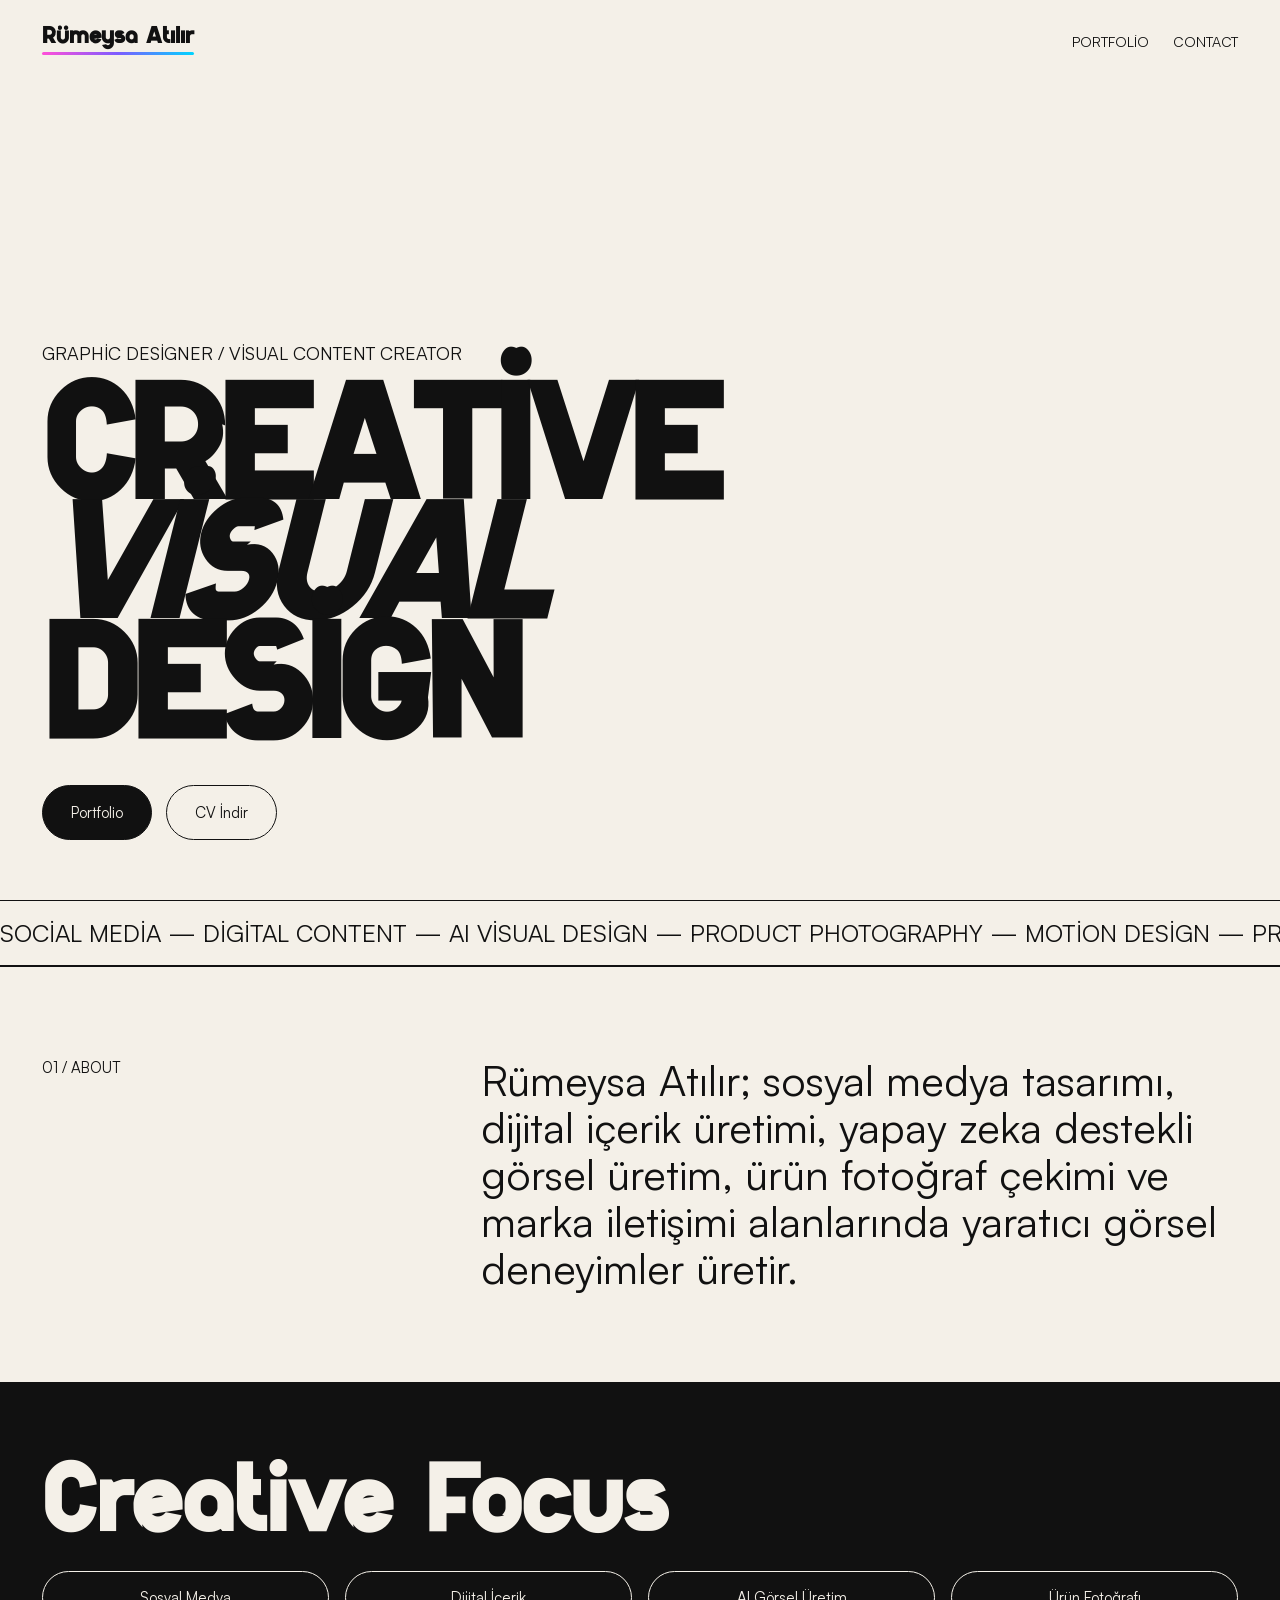
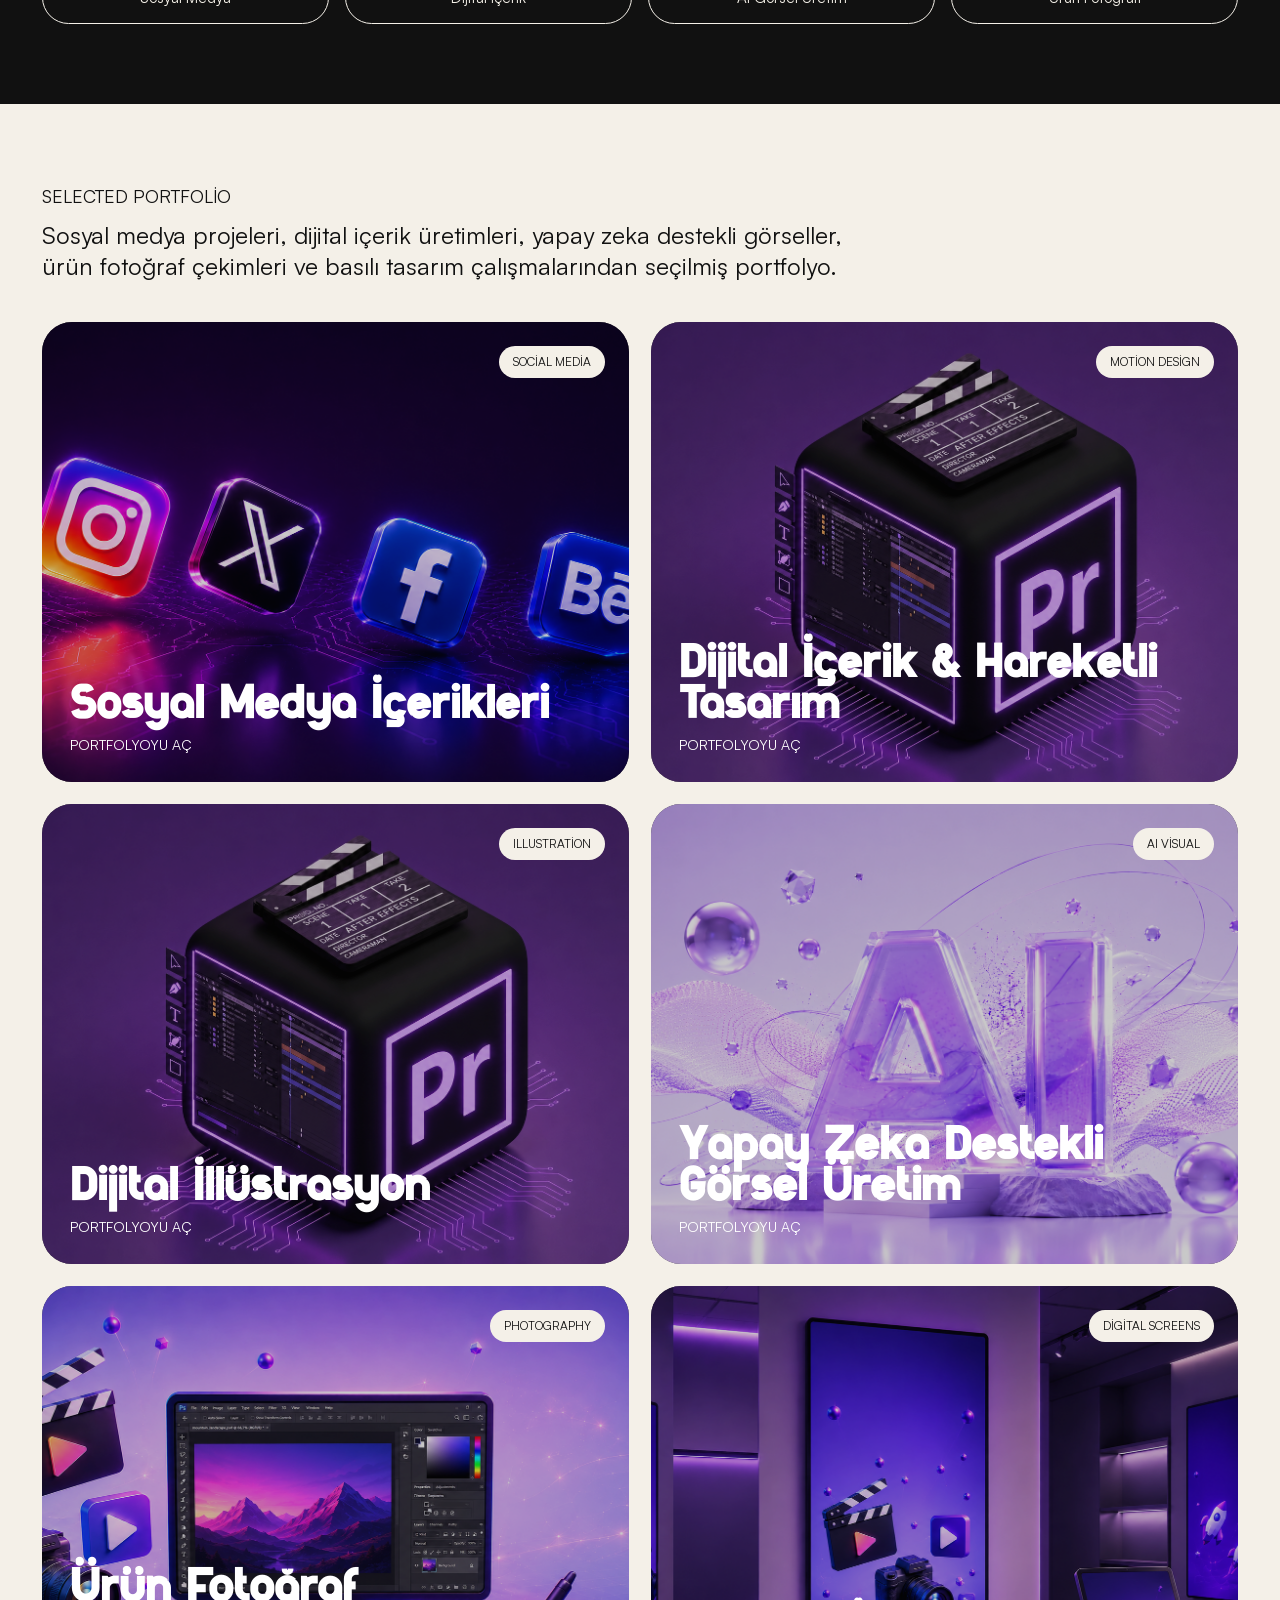
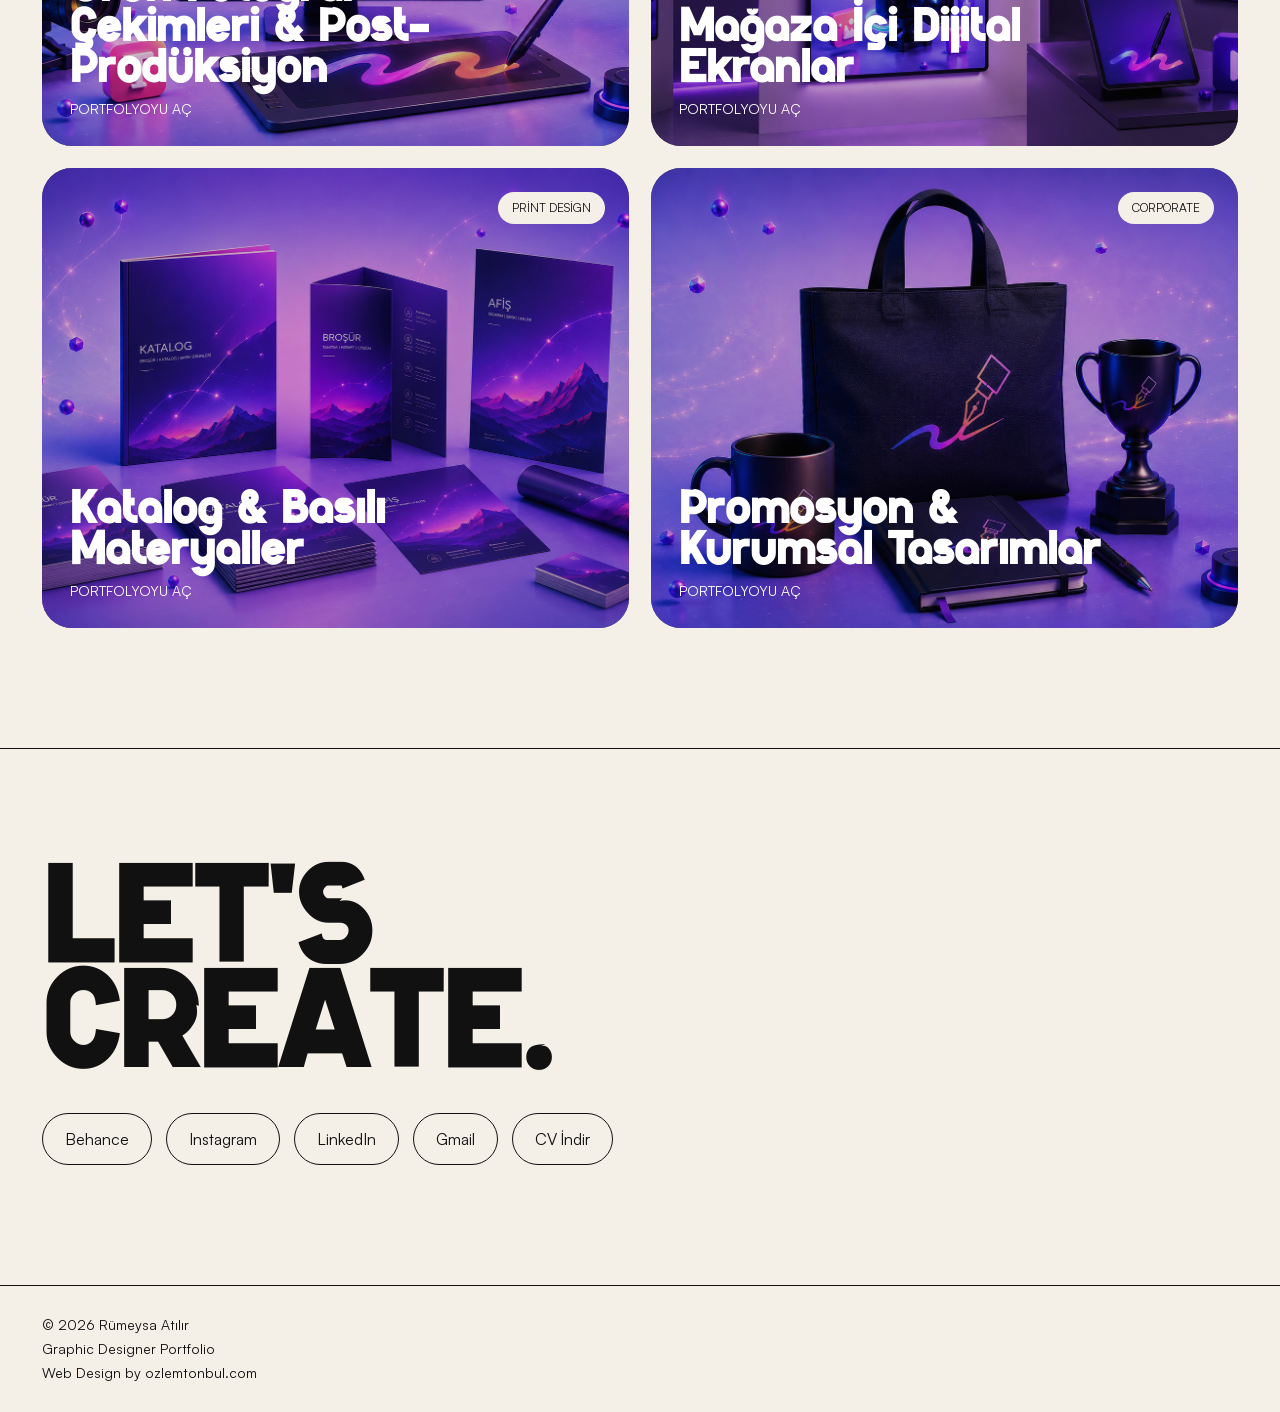
<file: index.html>
<!DOCTYPE html><html lang="tr"><head><meta charset="UTF-8"><meta name="viewport" content="width=device-width, initial-scale=1.0"><title>Rümeysa Atılır | Graphic Designer Portfolio</title><link rel="stylesheet" href="style.css"></head><body>
<div class="intro-loader"><div class="loader-name">Rümeysa Atılır</div><div class="loader-line"></div><div class="loader-text">Graphic Designer</div></div>
<header><div class="logo">Rümeysa Atılır</div><nav><a href="#portfolio">Portfolio</a><a href="#contact">Contact</a></nav></header>
<section class="hero"><small>Graphic Designer / Visual Content Creator</small><h1>Creative<br><span>Visual</span><br>Design</h1><div class="hero-buttons"><a href="#portfolio" class="btn dark">Portfolio</a><a href="files/rumeysa-atilir-cv.pdf" target="_blank" class="btn" download>CV İndir</a></div></section>
<div class="marquee"><div>Social Media — Digital Content — AI Visual Design — Product Photography — Motion Design — Print Design — Social Media — Digital Content — AI Visual Design — Product Photography — Motion Design — Print Design —</div></div>
<section class="intro"><div>01 / About</div><p>Rümeysa Atılır; sosyal medya tasarımı, dijital içerik üretimi, yapay zeka destekli görsel üretim, ürün fotoğraf çekimi ve marka iletişimi alanlarında yaratıcı görsel deneyimler üretir.</p></section>
<section class="selected"><h2>Creative Focus</h2><div class="selected-list"><a href="sosyal-medya.html">Sosyal Medya</a><a href="dijital-icerik.html">Dijital İçerik</a><a href="ai-gorsel.html">AI Görsel Üretim</a><a href="urun-fotograf.html">Ürün Fotoğrafı</a></div></section>
<section class="work" id="portfolio"><div class="work-title">Selected Portfolio</div><p class="work-subtitle">Sosyal medya projeleri, dijital içerik üretimleri, yapay zeka destekli görseller, ürün fotoğraf çekimleri ve basılı tasarım çalışmalarından seçilmiş portfolyo.</p><div class="grid"><a id="sosyal-medya" href="sosyal-medya.html" class="project">
<span class="tag">Social Media</span>
<img src="images/sosyal-medya-kapak.png" alt="Sosyal Medya İçerikleri kapak görseli">
<div class="project-info"><h2>Sosyal Medya İçerikleri</h2><p>Portfolyoyu Aç</p></div>
</a>
<a id="dijital-icerik" href="dijital-icerik.html" class="project">
<span class="tag">Motion Design</span>
<img src="images/dijital-icerik-kapak.png" alt="Dijital İçerik & Hareketli Tasarım kapak görseli">
<div class="project-info"><h2>Dijital İçerik & Hareketli Tasarım</h2><p>Portfolyoyu Aç</p></div>
</a>
<a id="dijital-illustrasyon" href="dijital-illustrasyon.html" class="project">
<span class="tag">Illustration</span>
<img src="images/dijital-icerik-kapak.png" alt="Dijital İllüstrasyon kapak görseli">
<div class="project-info"><h2>Dijital İllüstrasyon</h2><p>Portfolyoyu Aç</p></div>
</a>
<a id="ai-gorsel" href="ai-gorsel.html" class="project">
<span class="tag">AI Visual</span>
<img src="images/ai-gorsel-kapak.png" alt="Yapay Zeka Destekli Görsel Üretim kapak görseli">
<div class="project-info"><h2>Yapay Zeka Destekli Görsel Üretim</h2><p>Portfolyoyu Aç</p></div>
</a>
<a id="urun-fotograf" href="urun-fotograf.html" class="project">
<span class="tag">Photography</span>
<img src="images/urun-fotograf-kapak.png" alt="Ürün Fotoğraf Çekimleri & Post-Prodüksiyon kapak görseli">
<div class="project-info"><h2>Ürün Fotoğraf Çekimleri & Post-Prodüksiyon</h2><p>Portfolyoyu Aç</p></div>
</a>
<a id="magaza-ekranlari" href="magaza-ekranlari.html" class="project">
<span class="tag">Digital Screens</span>
<img src="images/magaza-ekranlari-kapak.png" alt="Mağaza İçi Dijital Ekranlar kapak görseli">
<div class="project-info"><h2>Mağaza İçi Dijital Ekranlar</h2><p>Portfolyoyu Aç</p></div>
</a>
<a id="katalog-basili" href="katalog-basili.html" class="project">
<span class="tag">Print Design</span>
<img src="images/katalog-kapak.png" alt="Katalog & Basılı Materyaller kapak görseli">
<div class="project-info"><h2>Katalog & Basılı Materyaller</h2><p>Portfolyoyu Aç</p></div>
</a>
<a id="kurumsal-tasarim" href="kurumsal-tasarim.html" class="project">
<span class="tag">Corporate</span>
<img src="images/Promosyon ve Kurumsal Tasarımlar.png" alt="Promosyon & Kurumsal Tasarımlar kapak görseli">
<div class="project-info"><h2>Promosyon & Kurumsal Tasarımlar</h2><p>Portfolyoyu Aç</p></div>
</a></div></section>
<section class="contact" id="contact"><h2>Let's<br>Create.</h2><div class="socials"><a href="https://www.behance.net/rmeysaatlr" target="_blank">Behance</a><a href="https://www.instagram.com/rumeysa_atilir/" target="_blank">Instagram</a><a href="https://www.linkedin.com/in/r%C3%BCmeysa-at%C4%B1l%C4%B1r-98a942264/" target="_blank">LinkedIn</a><a href="mailto:rumeysatilir.2525@gmail.com" target="_blank">Gmail</a><a href="files/rumeysa-atilir-cv.pdf" target="_blank" download>CV İndir</a></div></section>

<footer><span>© 2026 Rümeysa Atılır</span><span>Graphic Designer Portfolio</span><span>Web Design by <a href="https://ozlemtonbul.com/" target="_blank">ozlemtonbul.com</a></span></footer>
</file>
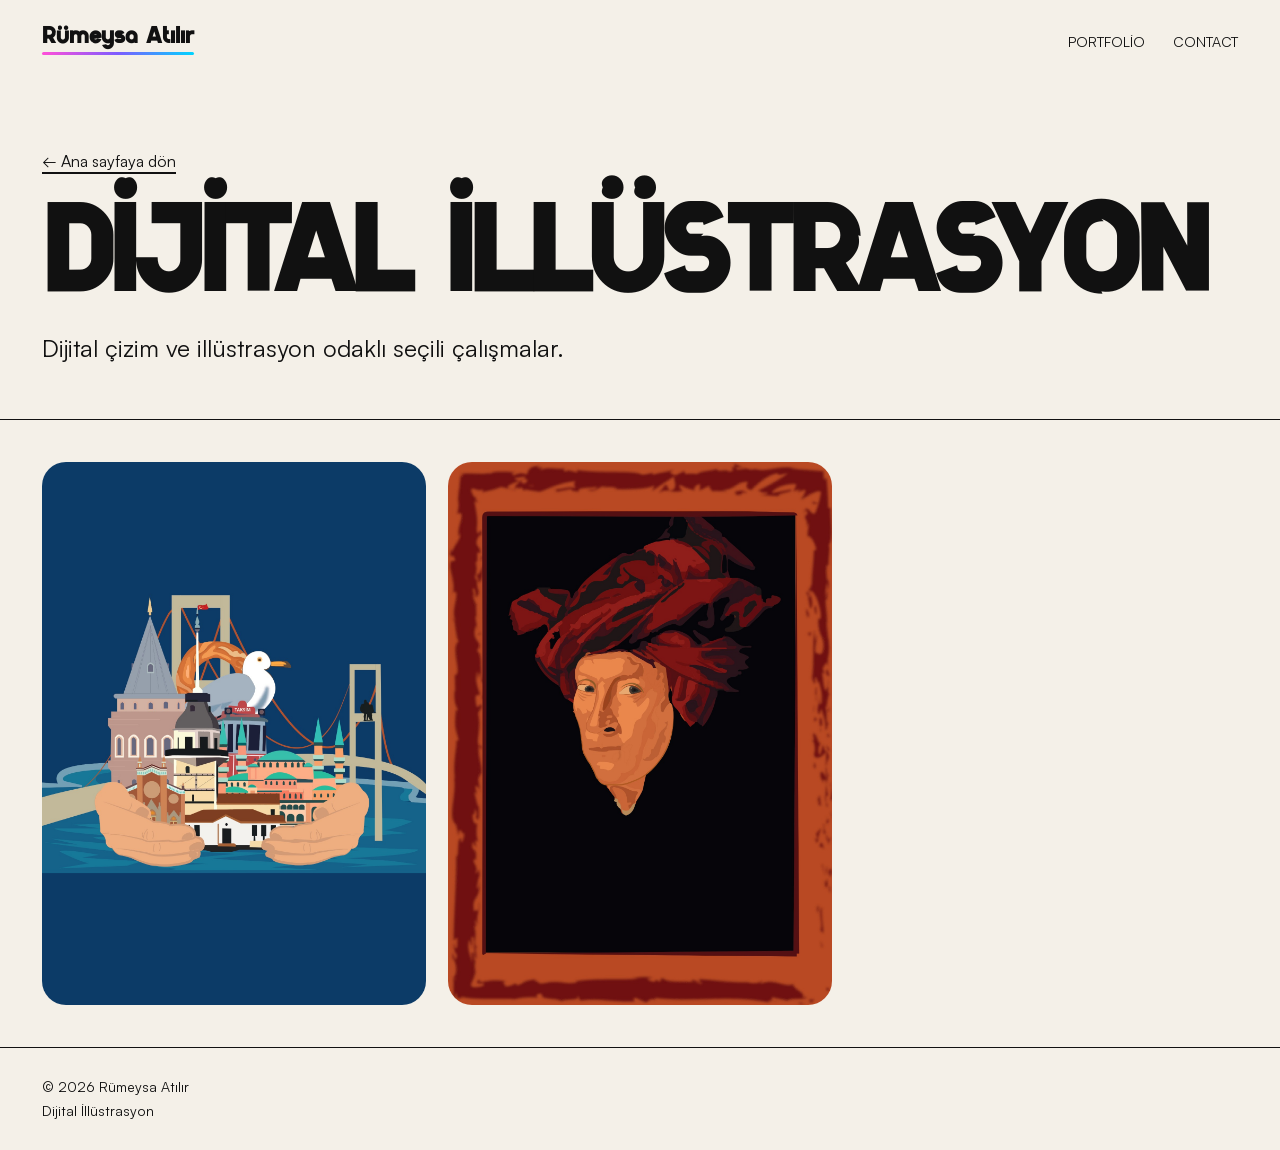
<file: dijital-illustrasyon.html>
<!DOCTYPE html>
<html lang="tr">
<head>
<meta charset="UTF-8">
<meta name="viewport" content="width=device-width, initial-scale=1.0">
<title>Dijital İllüstrasyon | Rümeysa Atılır</title>
<link rel="stylesheet" href="style.css">
</head>

<body>

<header>
  <div class="logo"><a href="index.html">Rümeysa Atılır</a></div>
  <nav>
    <a href="index.html#portfolio">Portfolio</a>
    <a href="index.html#contact">Contact</a>
  </nav>
</header>

<section class="page-hero">
  <a href="index.html#portfolio">← Ana sayfaya dön</a>
  <h1 class="page-title">Dijital İllüstrasyon</h1>
  <p class="page-desc">Dijital çizim ve illüstrasyon odaklı seçili çalışmalar.</p>
</section>

<section class="gallery">

  <div class="gallery-item">
    <img src="images/dijital-illustrasyon/dijital-illustrasyon-01.jpg" alt="Dijital İllüstrasyon çalışma görseli">
  </div>

  <div class="gallery-item">
    <img src="images/dijital-illustrasyon/dijital-illustrasyon-02.jpg" alt="Dijital İllüstrasyon çalışma görseli">
  </div>

</section>

<footer>
  <span>© 2026 Rümeysa Atılır</span>
  <span>Dijital İllüstrasyon</span>
</footer>

</body>
</html>
</file>
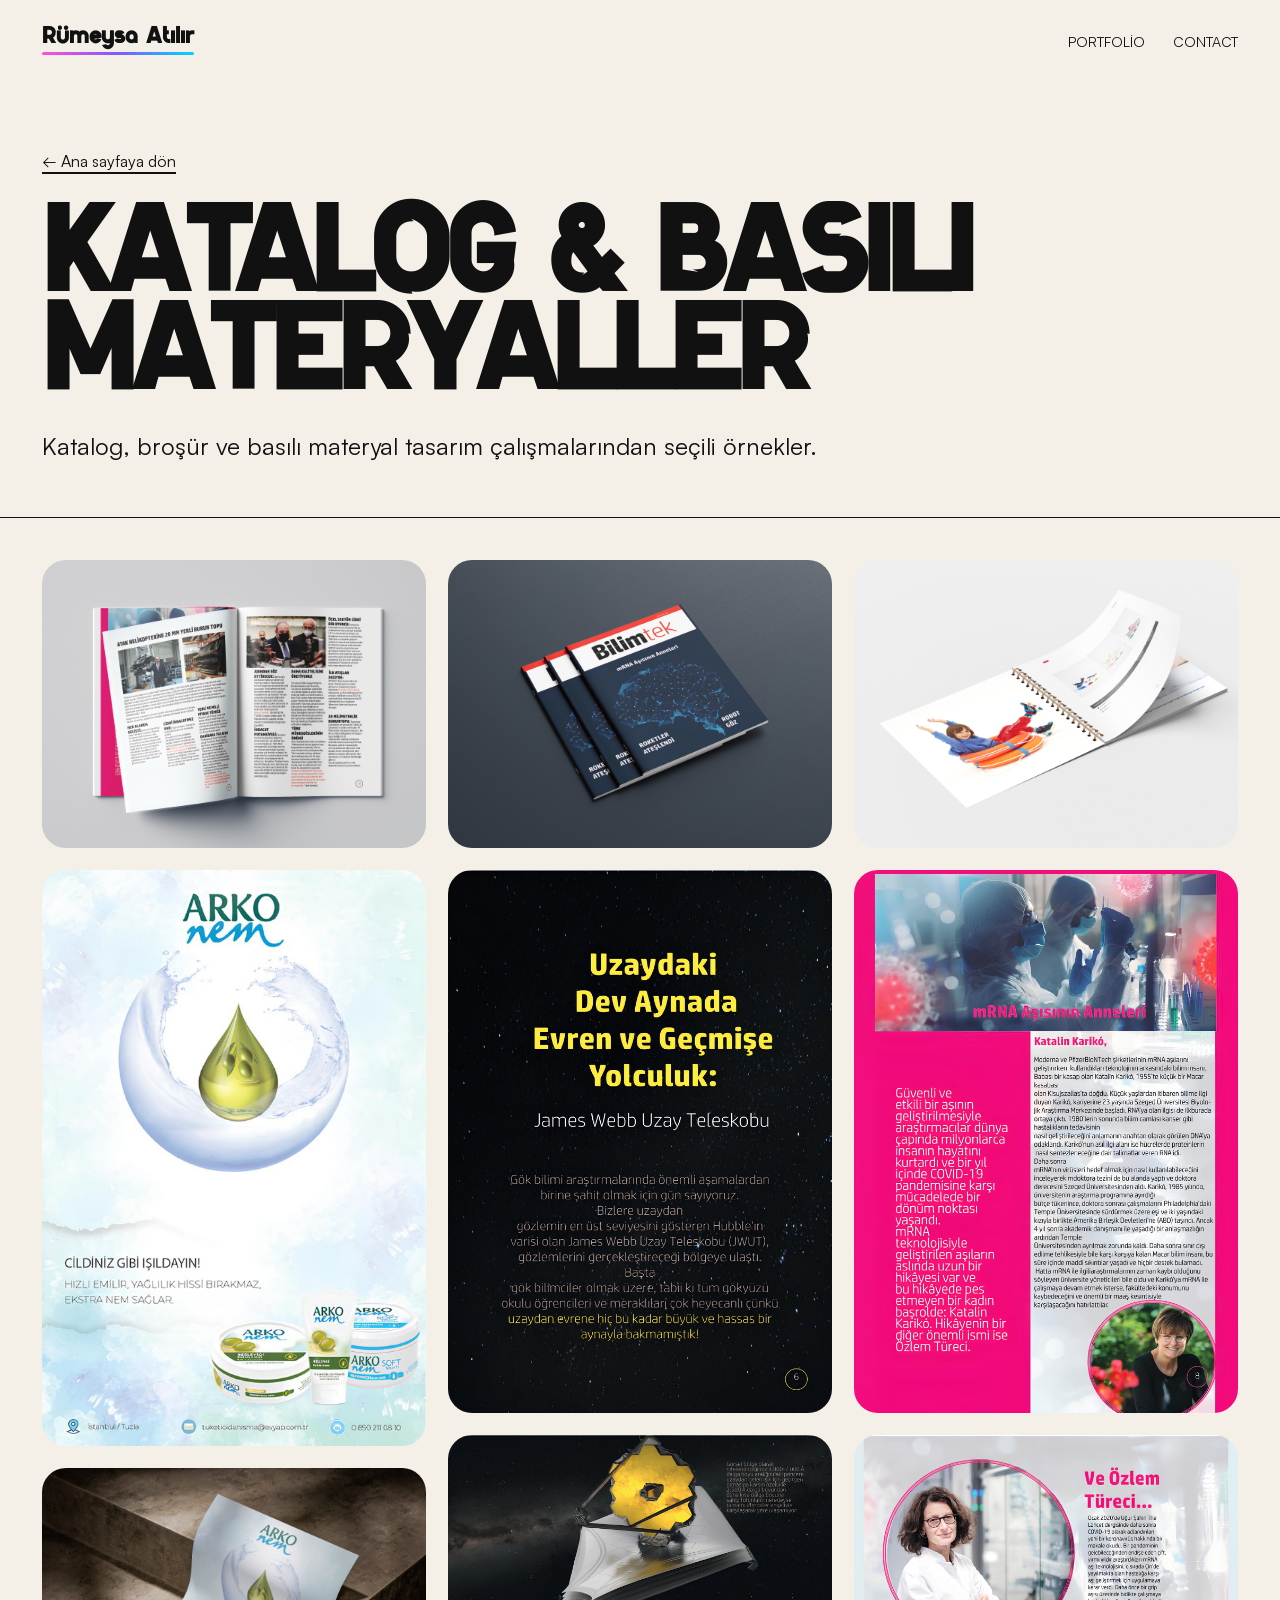
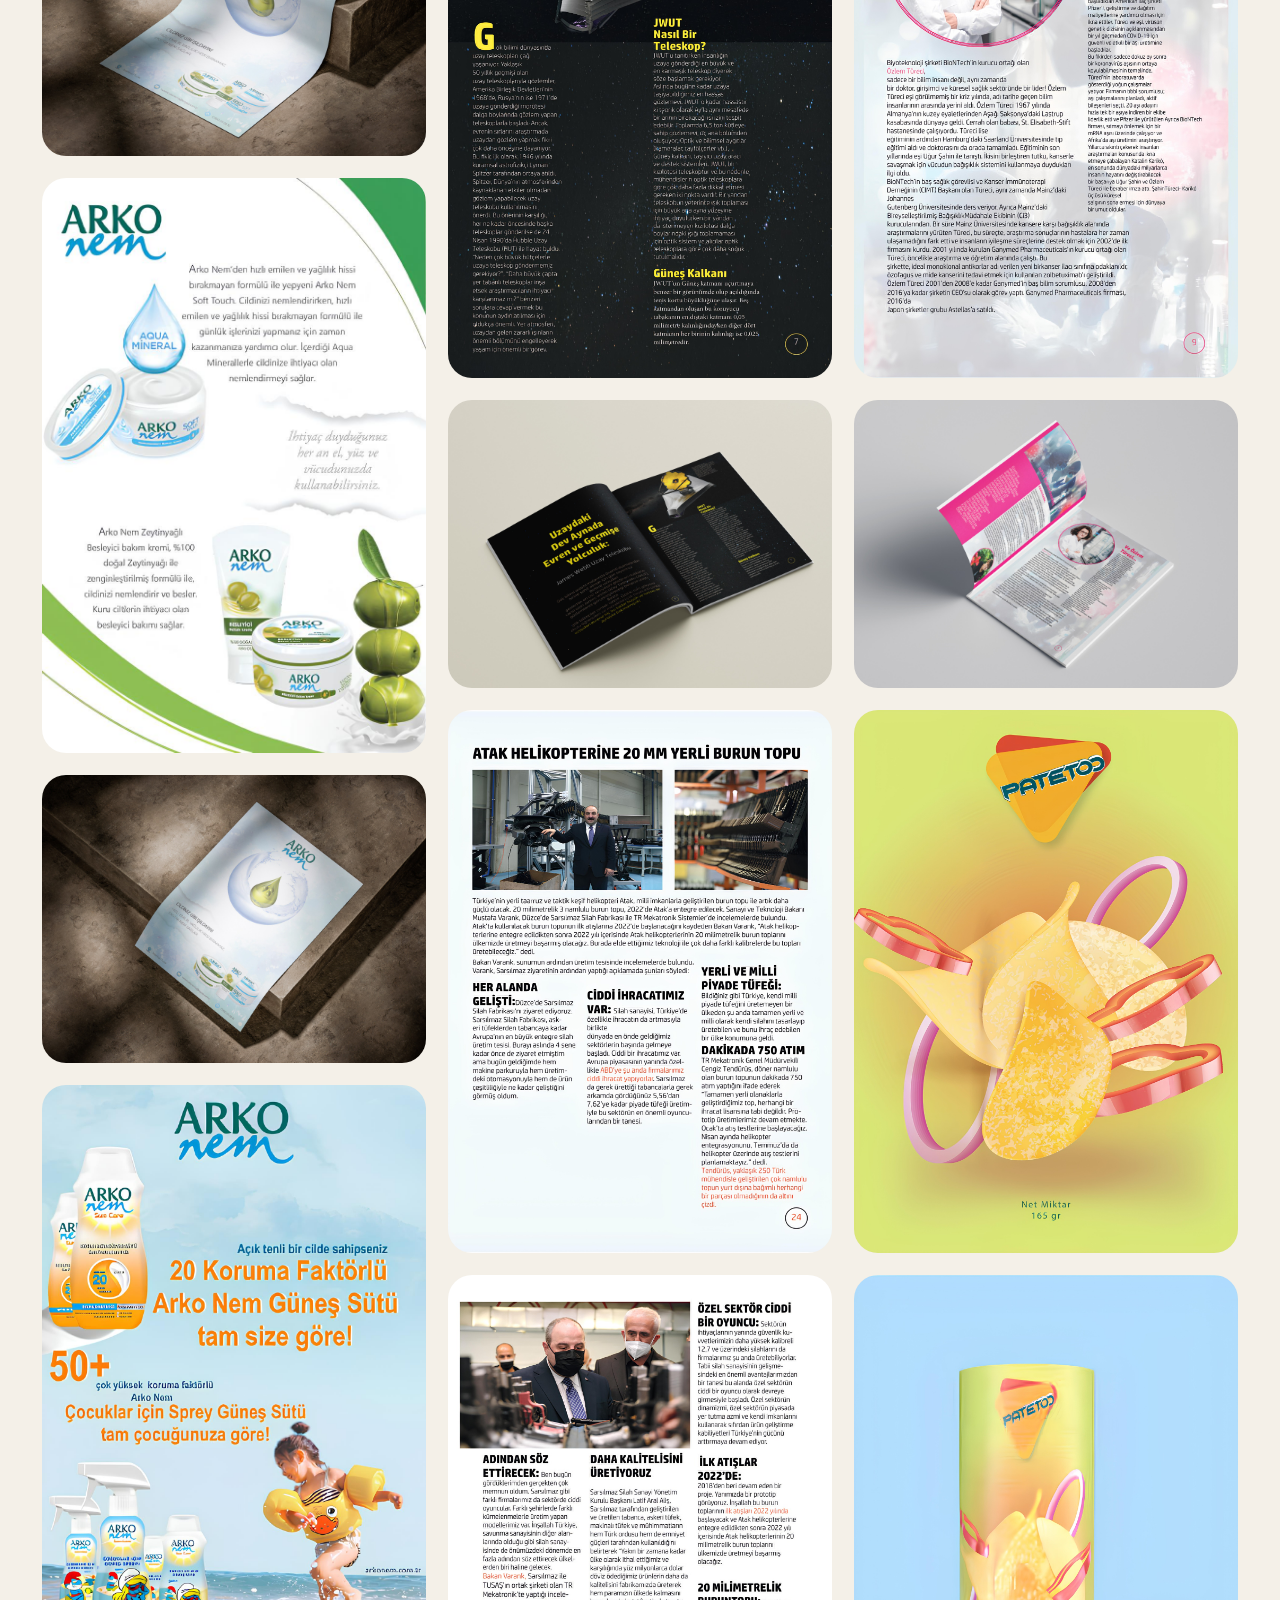
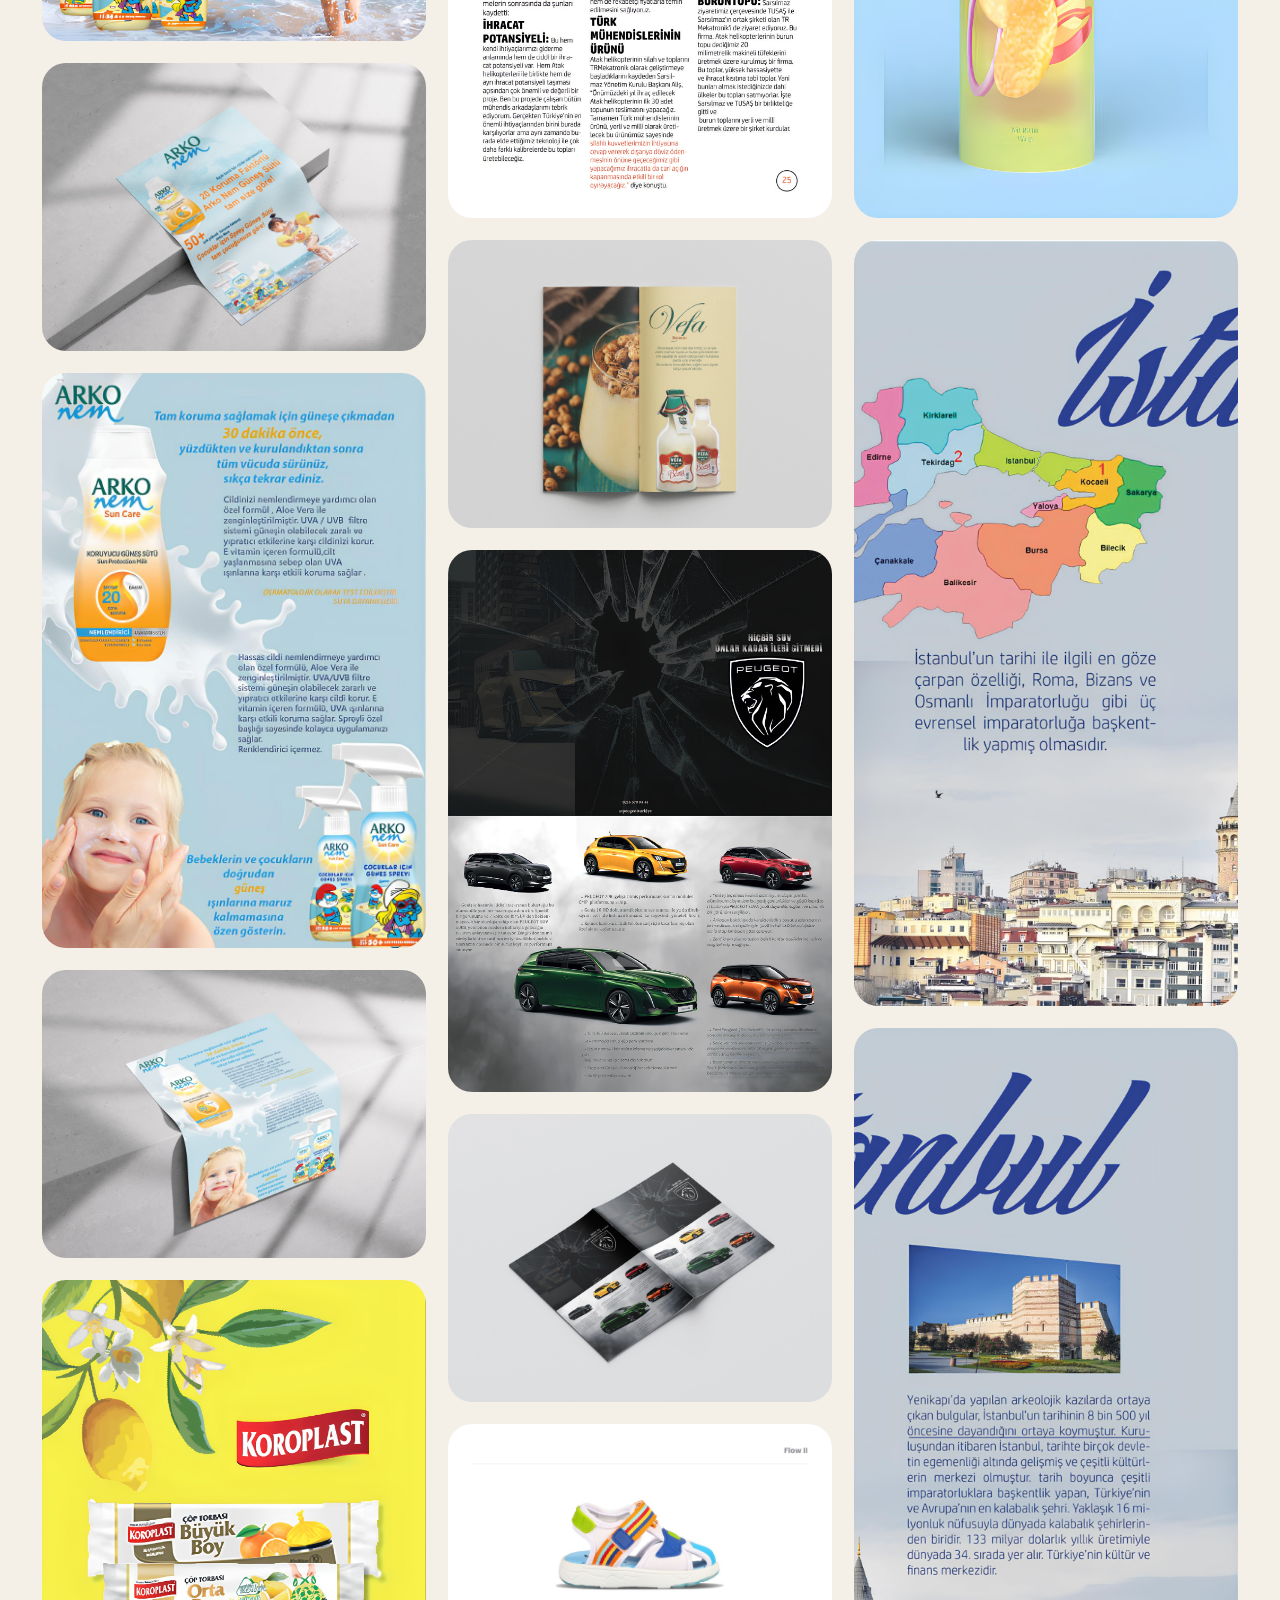
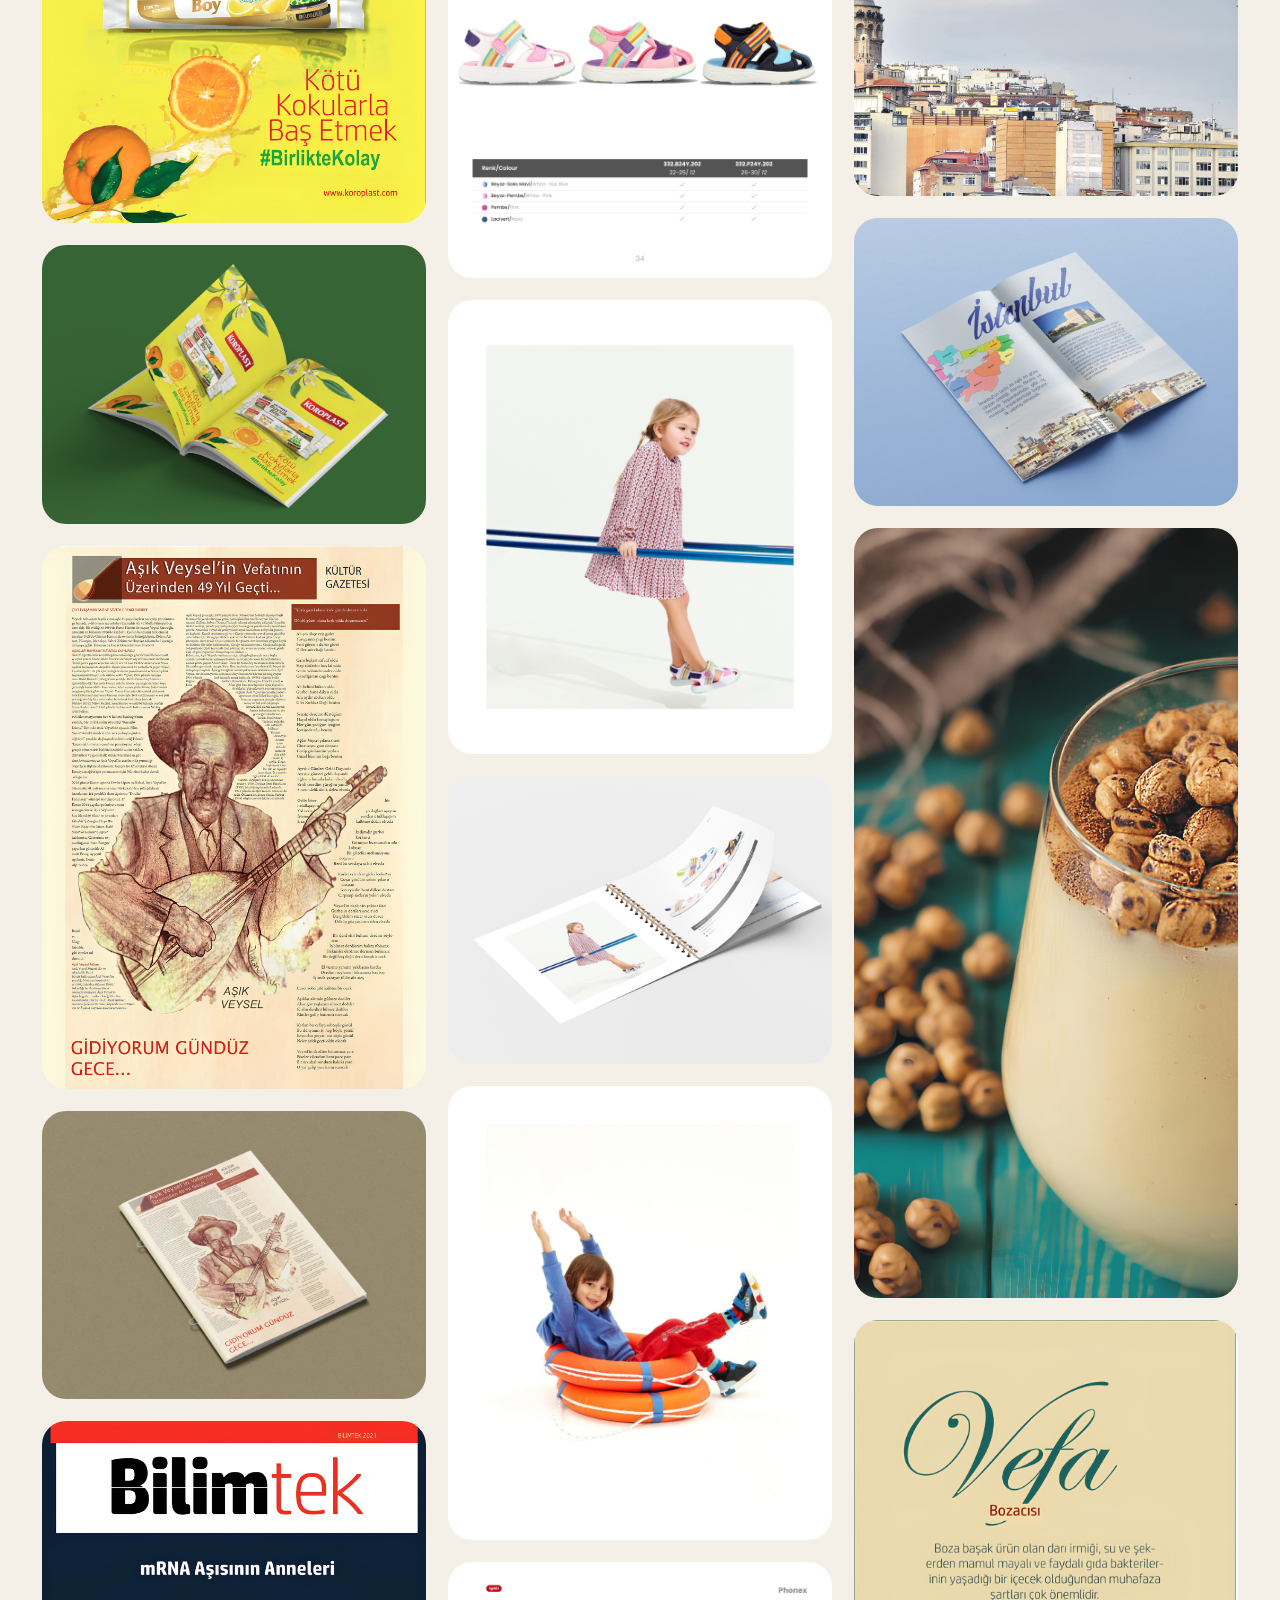
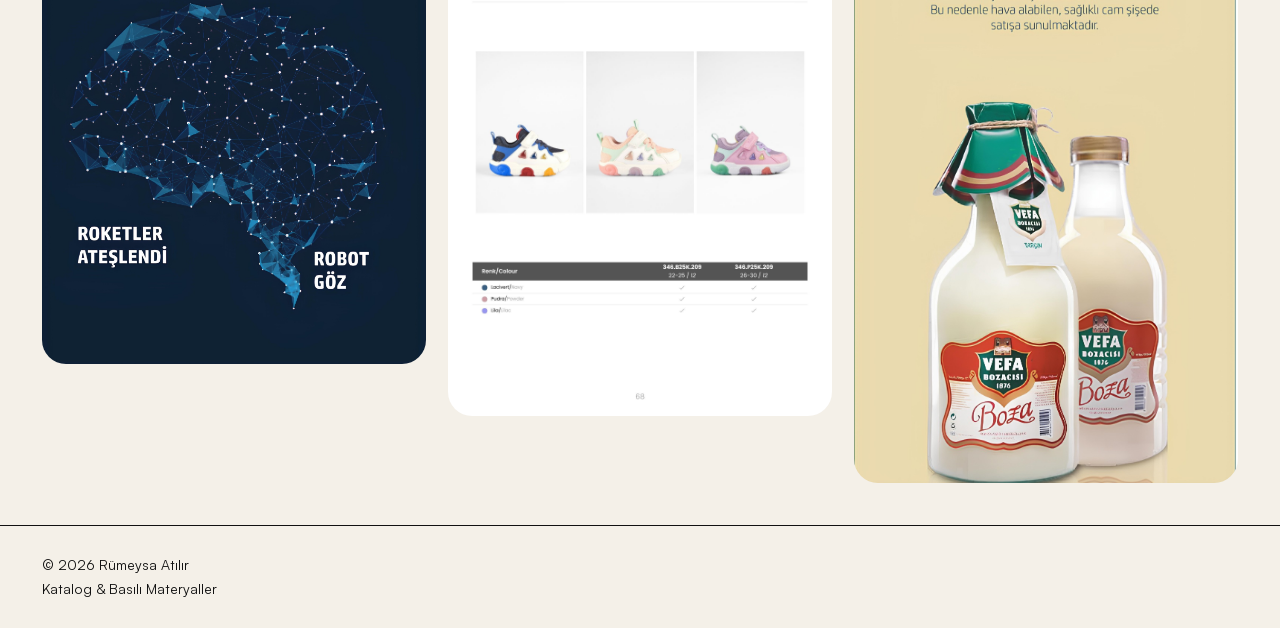
<file: katalog-basili.html>
<!DOCTYPE html>
<html lang="tr">
<head>
<meta charset="UTF-8">
<meta name="viewport" content="width=device-width, initial-scale=1.0">
<title>Katalog & Basılı Materyaller | Rümeysa Atılır</title>
<link rel="stylesheet" href="style.css">
</head>

<body>

<header>
  <div class="logo"><a href="index.html">Rümeysa Atılır</a></div>
  <nav>
    <a href="index.html#portfolio">Portfolio</a>
    <a href="index.html#contact">Contact</a>
  </nav>
</header>

<section class="page-hero">
  <a href="index.html#portfolio">← Ana sayfaya dön</a>
  <h1 class="page-title">Katalog & Basılı Materyaller</h1>
  <p class="page-desc">
    Katalog, broşür ve basılı materyal tasarım çalışmalarından seçili örnekler.
  </p>
</section>

<section class="gallery">

<div class="gallery-item"><img src="images/katalog-basili/katalog-basili-01.jpg" alt=""></div>
<div class="gallery-item"><img src="images/katalog-basili/katalog-basili-02.jpg" alt=""></div>
<div class="gallery-item"><img src="images/katalog-basili/katalog-basili-03.jpg" alt=""></div>
<div class="gallery-item"><img src="images/katalog-basili/katalog-basili-04.jpeg" alt=""></div>
<div class="gallery-item"><img src="images/katalog-basili/katalog-basili-05.jpg" alt=""></div>
<div class="gallery-item"><img src="images/katalog-basili/katalog-basili-06.jpeg" alt=""></div>
<div class="gallery-item"><img src="images/katalog-basili/katalog-basili-07.jpg" alt=""></div>
<div class="gallery-item"><img src="images/katalog-basili/katalog-basili-08.jpeg" alt=""></div>
<div class="gallery-item"><img src="images/katalog-basili/katalog-basili-09.jpg" alt=""></div>
<div class="gallery-item"><img src="images/katalog-basili/katalog-basili-10.jpeg" alt=""></div>
<div class="gallery-item"><img src="images/katalog-basili/katalog-basili-11.jpg" alt=""></div>
<div class="gallery-item"><img src="images/katalog-basili/katalog-basili-12.jpeg" alt=""></div>
<div class="gallery-item"><img src="images/katalog-basili/katalog-basili-13.jpg" alt=""></div>
<div class="gallery-item"><img src="images/katalog-basili/katalog-basili-14.jpeg" alt=""></div>
<div class="gallery-item"><img src="images/katalog-basili/katalog-basili-15.jpg" alt=""></div>
<div class="gallery-item"><img src="images/katalog-basili/katalog-basili-16.jpeg" alt=""></div>
<div class="gallery-item"><img src="images/katalog-basili/katalog-basili-17.jpeg" alt=""></div>
<div class="gallery-item"><img src="images/katalog-basili/katalog-basili-18.jpg" alt=""></div>
<div class="gallery-item"><img src="images/katalog-basili/katalog-basili-19.jpeg" alt=""></div>
<div class="gallery-item"><img src="images/katalog-basili/katalog-basili-20.jpeg" alt=""></div>
<div class="gallery-item"><img src="images/katalog-basili/katalog-basili-21.jpg" alt=""></div>
<div class="gallery-item"><img src="images/katalog-basili/katalog-basili-22.jpeg" alt=""></div>
<div class="gallery-item"><img src="images/katalog-basili/katalog-basili-23.jpg" alt=""></div>
<div class="gallery-item"><img src="images/katalog-basili/katalog-basili-24.jpg" alt=""></div>
<div class="gallery-item"><img src="images/katalog-basili/katalog-basili-25.jpg" alt=""></div>
<div class="gallery-item"><img src="images/katalog-basili/katalog-basili-26.jpg" alt=""></div>
<div class="gallery-item"><img src="images/katalog-basili/katalog-basili-27.jpg" alt=""></div>
<div class="gallery-item"><img src="images/katalog-basili/katalog-basili-28.jpg" alt=""></div>
<div class="gallery-item"><img src="images/katalog-basili/katalog-basili-29.jpg" alt=""></div>
<div class="gallery-item"><img src="images/katalog-basili/katalog-basili-30.jpeg" alt=""></div>
<div class="gallery-item"><img src="images/katalog-basili/katalog-basili-31.jpeg" alt=""></div>
<div class="gallery-item"><img src="images/katalog-basili/katalog-basili-32.jpg" alt=""></div>
<div class="gallery-item"><img src="images/katalog-basili/katalog-basili-33.jpeg" alt=""></div>
<div class="gallery-item"><img src="images/katalog-basili/katalog-basili-34.jpeg" alt=""></div>
<div class="gallery-item"><img src="images/katalog-basili/katalog-basili-35.jpeg" alt=""></div>
<div class="gallery-item"><img src="images/katalog-basili/katalog-basili-36.jpeg" alt=""></div>
<div class="gallery-item"><img src="images/katalog-basili/katalog-basili-37.jpg" alt=""></div>
<div class="gallery-item"><img src="images/katalog-basili/katalog-basili-38.jpeg" alt=""></div>
<div class="gallery-item"><img src="images/katalog-basili/katalog-basili-39.jpeg" alt=""></div>

</section>

<footer>
  <span>© 2026 Rümeysa Atılır</span>
  <span>Katalog & Basılı Materyaller</span>
</footer>

</body>
</html>
</file>
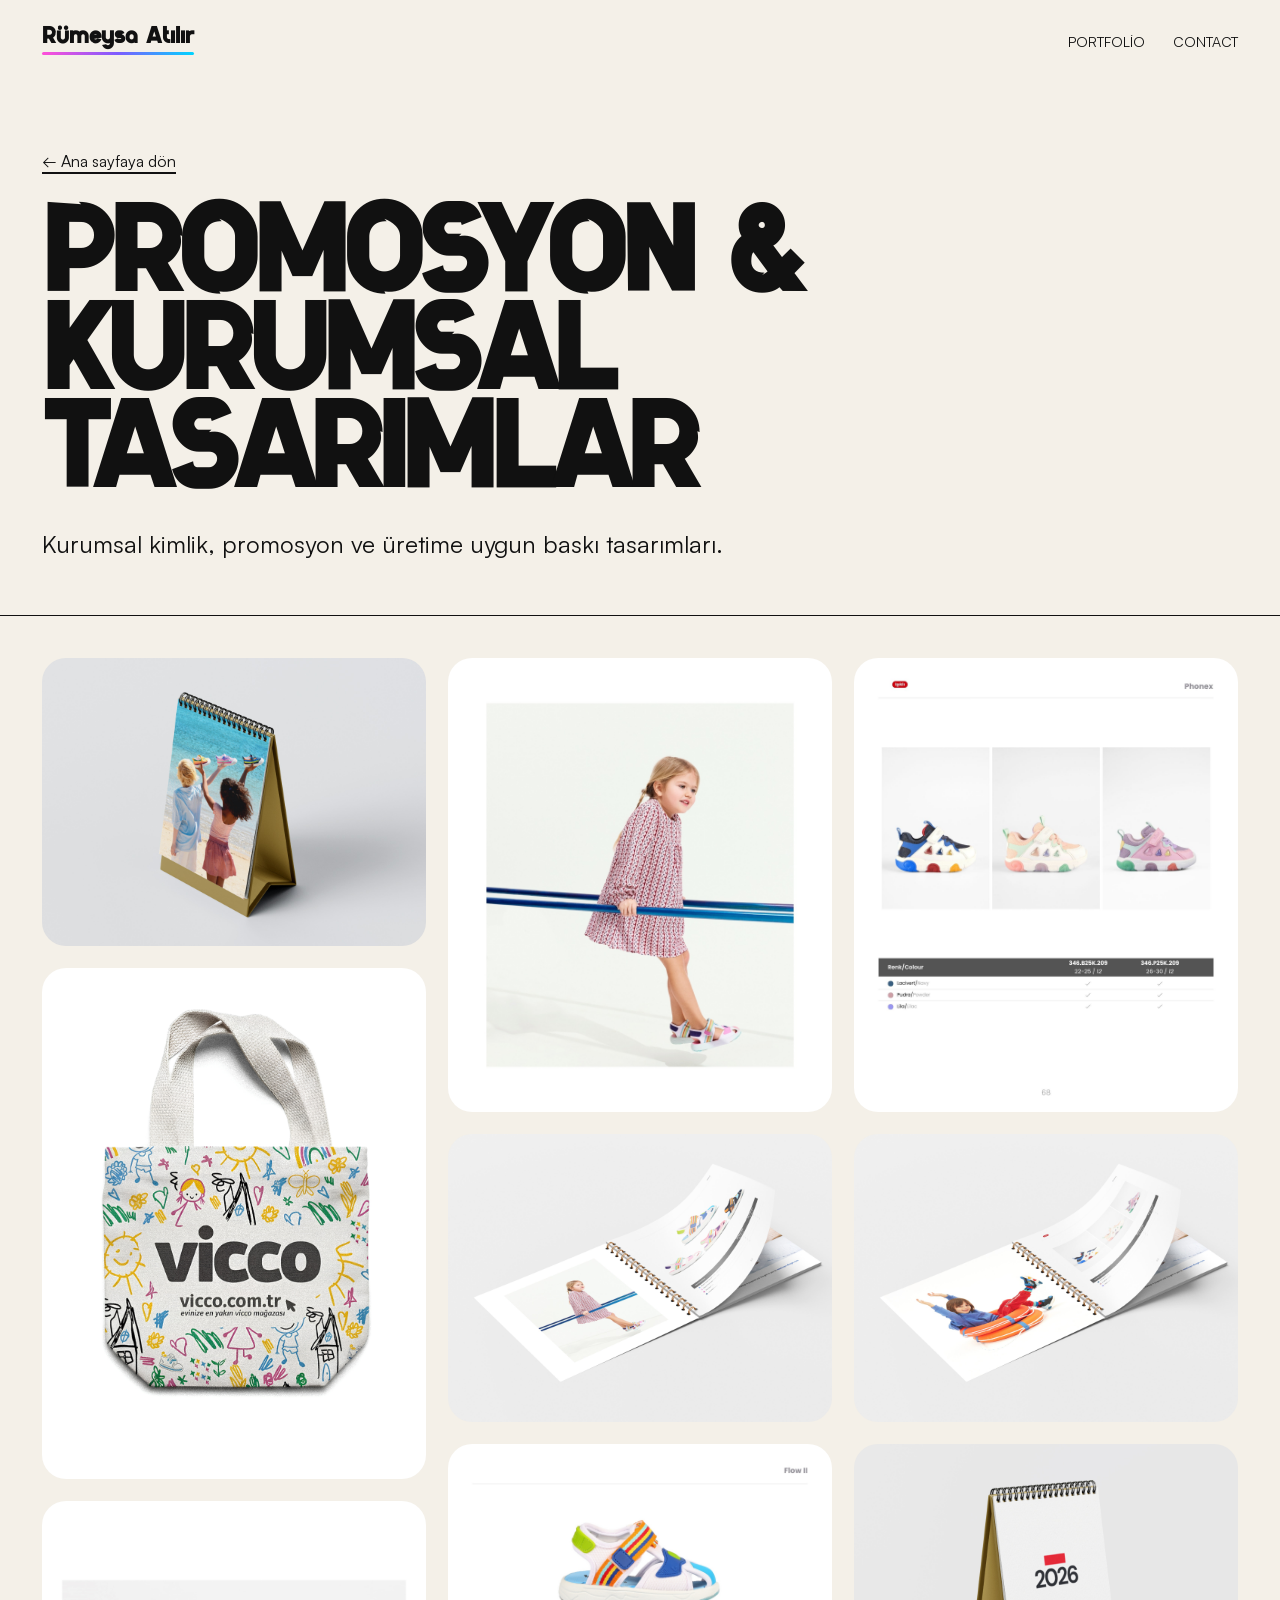
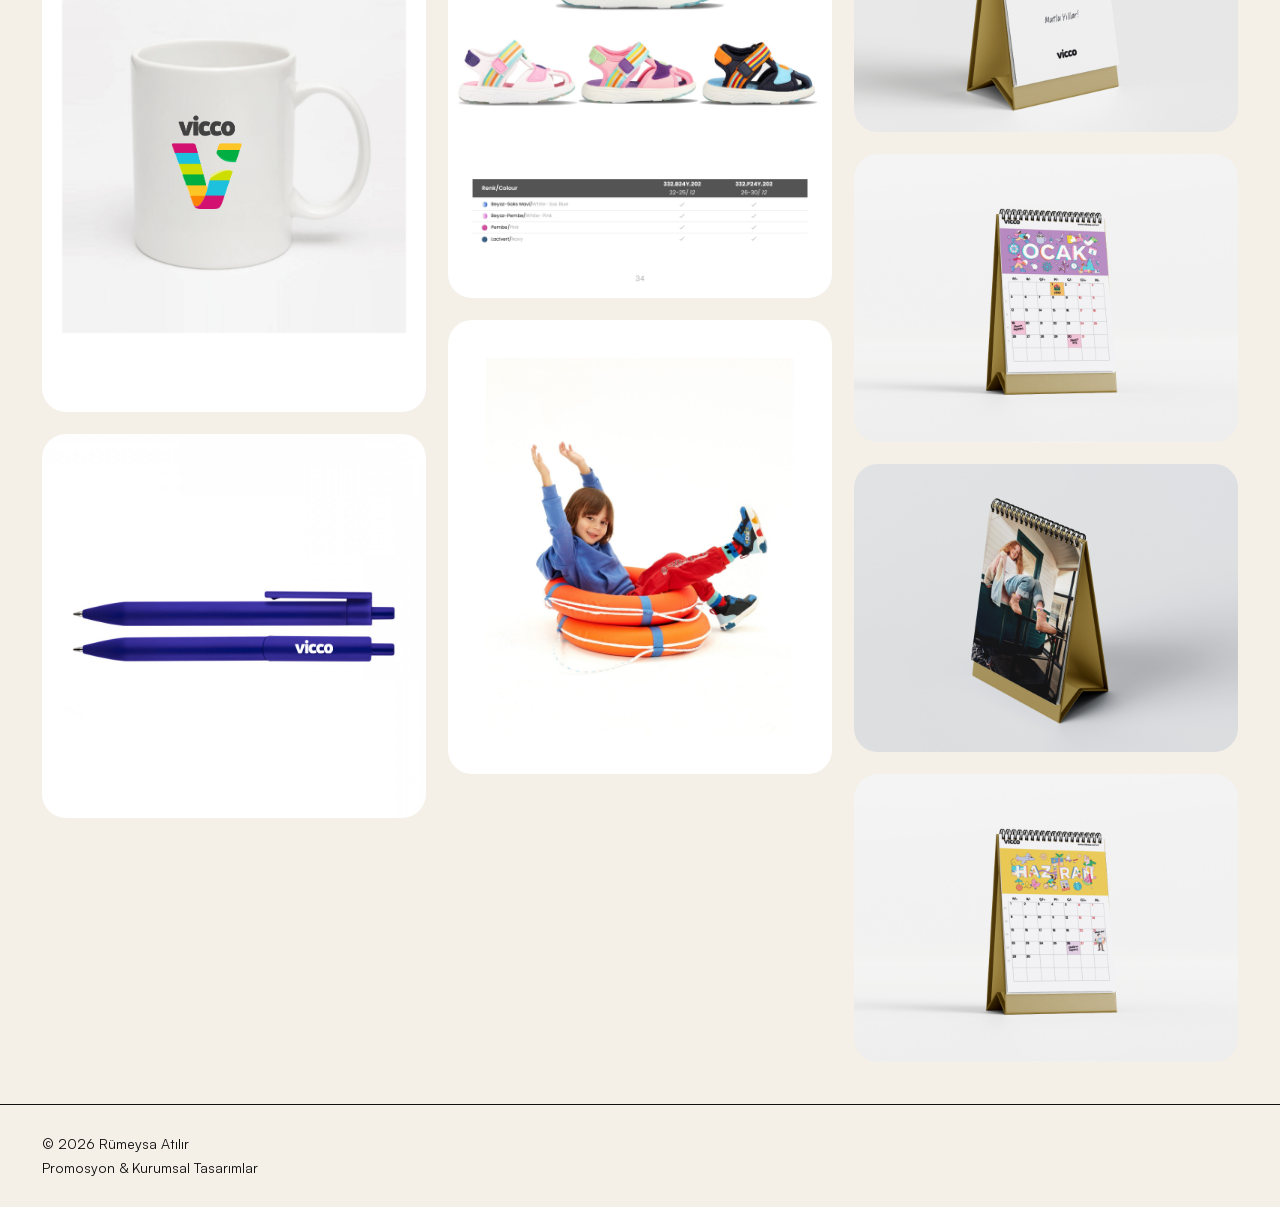
<file: kurumsal-tasarim.html>
<!DOCTYPE html>
<html lang="tr">
<head>
<meta charset="UTF-8">
<meta name="viewport" content="width=device-width, initial-scale=1.0">
<title>Promosyon & Kurumsal Tasarımlar | Rümeysa Atılır</title>
<link rel="stylesheet" href="style.css">
</head>

<body>

<header>
  <div class="logo"><a href="index.html">Rümeysa Atılır</a></div>
  <nav>
    <a href="index.html#portfolio">Portfolio</a>
    <a href="index.html#contact">Contact</a>
  </nav>
</header>

<section class="page-hero">
  <a href="index.html#portfolio">← Ana sayfaya dön</a>
  <h1 class="page-title">Promosyon & Kurumsal Tasarımlar</h1>
  <p class="page-desc">
    Kurumsal kimlik, promosyon ve üretime uygun baskı tasarımları.
  </p>
</section>

<section class="gallery">

<div class="gallery-item">
<img src="images/kurumsal-tasarim/kurumsal-tasarim-01.jpg" alt="Promosyon & Kurumsal Tasarımlar">
</div>

<div class="gallery-item">
<img src="images/kurumsal-tasarim/kurumsal-tasarim-02.jpg" alt="Promosyon & Kurumsal Tasarımlar">
</div>

<div class="gallery-item">
<img src="images/kurumsal-tasarim/kurumsal-tasarim-03.jpg" alt="Promosyon & Kurumsal Tasarımlar">
</div>

<div class="gallery-item">
<img src="images/kurumsal-tasarim/kurumsal-tasarim-04.jpg" alt="Promosyon & Kurumsal Tasarımlar">
</div>

<div class="gallery-item">
<img src="images/kurumsal-tasarim/kurumsal-tasarim-05.jpg" alt="Promosyon & Kurumsal Tasarımlar">
</div>

<div class="gallery-item">
<img src="images/kurumsal-tasarim/kurumsal-tasarim-06.jpg" alt="Promosyon & Kurumsal Tasarımlar">
</div>

<div class="gallery-item">
<img src="images/kurumsal-tasarim/kurumsal-tasarim-07.jpg" alt="Promosyon & Kurumsal Tasarımlar">
</div>

<div class="gallery-item">
<img src="images/kurumsal-tasarim/kurumsal-tasarim-08.jpg" alt="Promosyon & Kurumsal Tasarımlar">
</div>

<div class="gallery-item">
<img src="images/kurumsal-tasarim/kurumsal-tasarim-09.jpg" alt="Promosyon & Kurumsal Tasarımlar">
</div>

<div class="gallery-item">
<img src="images/kurumsal-tasarim/kurumsal-tasarim-10.jpg" alt="Promosyon & Kurumsal Tasarımlar">
</div>

<div class="gallery-item">
<img src="images/kurumsal-tasarim/kurumsal-tasarim-11.jpg" alt="Promosyon & Kurumsal Tasarımlar">
</div>

<div class="gallery-item">
<img src="images/kurumsal-tasarim/kurumsal-tasarim-12.jpg" alt="Promosyon & Kurumsal Tasarımlar">
</div>

<div class="gallery-item">
<img src="images/kurumsal-tasarim/kurumsal-tasarim-13.jpg" alt="Promosyon & Kurumsal Tasarımlar">
</div>

<div class="gallery-item">
<img src="images/kurumsal-tasarim/kurumsal-tasarim-14.jpg" alt="Promosyon & Kurumsal Tasarımlar">
</div>

</section>

<footer>
  <span>© 2026 Rümeysa Atılır</span>
  <span>Promosyon & Kurumsal Tasarımlar</span>
</footer>

</body>
</html>
</file>
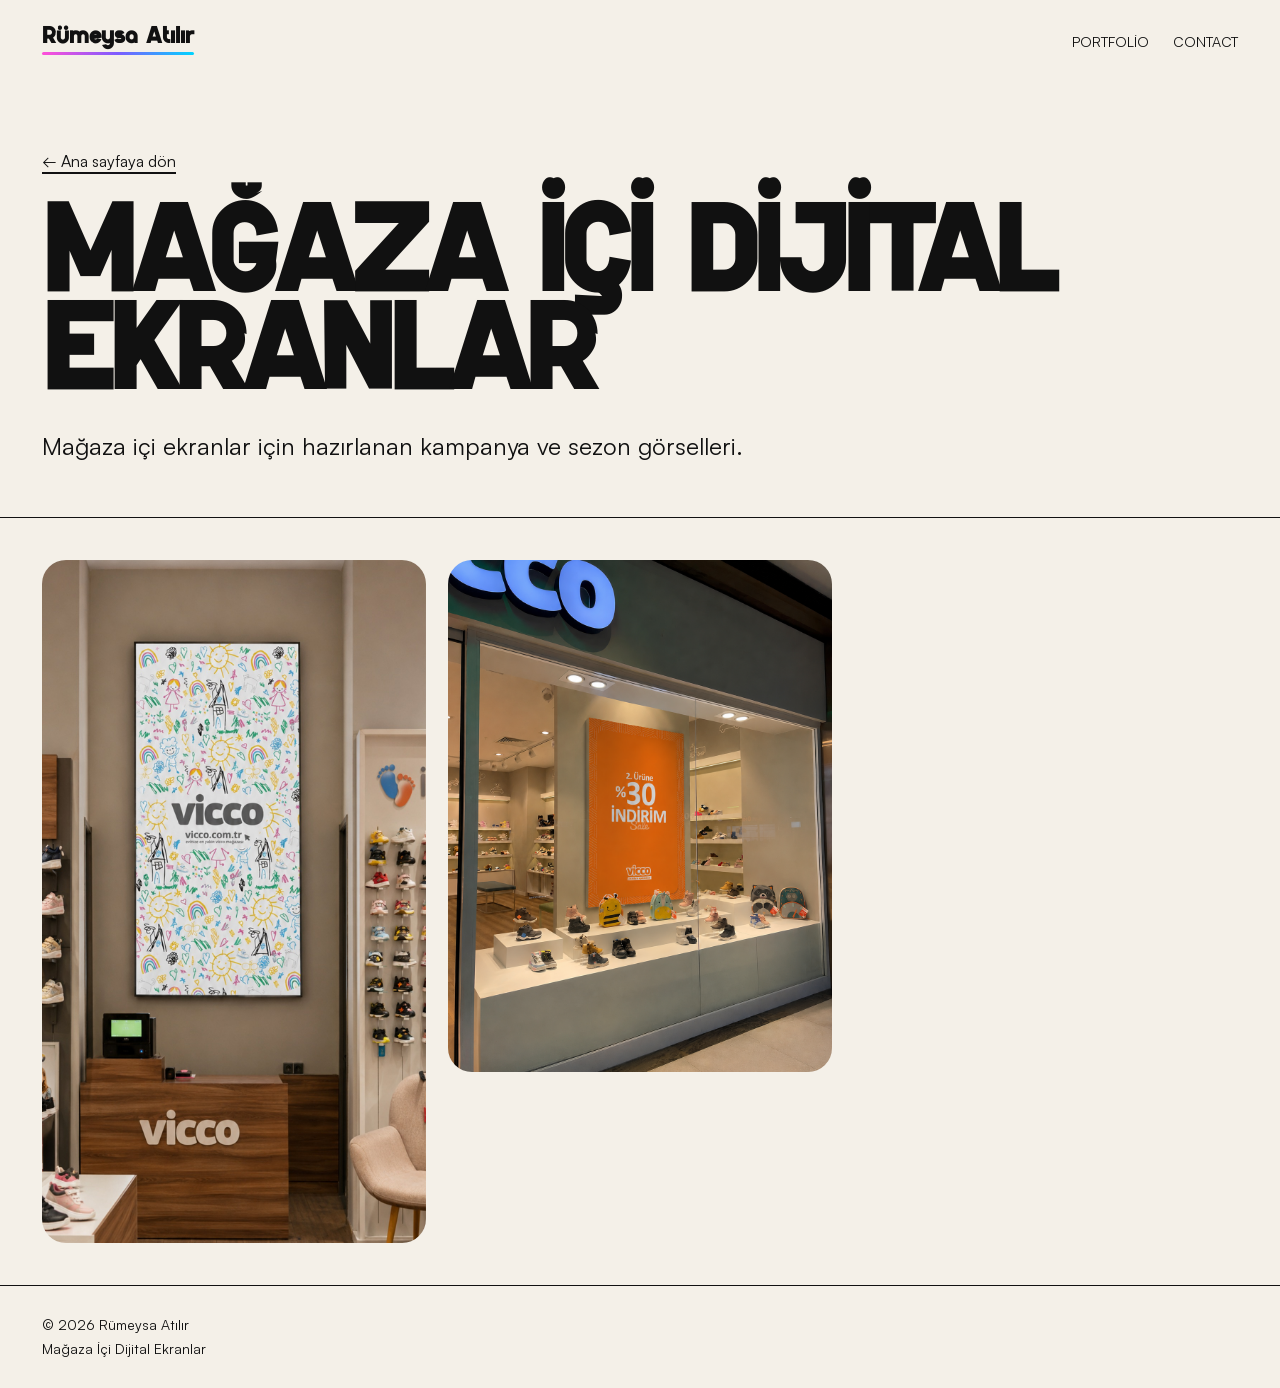
<file: magaza-ekranlari.html>
<!DOCTYPE html><html lang="tr"><head><meta charset="UTF-8"><meta name="viewport" content="width=device-width, initial-scale=1.0"><title>Mağaza İçi Dijital Ekranlar | Rümeysa Atılır</title><link rel="stylesheet" href="style.css"></head><body>
<header><div class="logo"><a href="index.html">Rümeysa Atılır</a></div><nav><a href="index.html#portfolio">Portfolio</a><a href="index.html#contact">Contact</a></nav></header>
<section class="page-hero"><a href="index.html#portfolio">← Ana sayfaya dön</a><h1 class="page-title">Mağaza İçi Dijital Ekranlar</h1><p class="page-desc">Mağaza içi ekranlar için hazırlanan kampanya ve sezon görselleri.</p></section>
<section class="gallery"><div class="gallery-item"><img src="images/magaza-ekranlari/magaza-ekranlari-01.jpg" alt="Mağaza İçi Dijital Ekranlar çalışma görseli"></div><div class="gallery-item"><img src="images/magaza-ekranlari/magaza-ekranlari-02.png" alt="Mağaza İçi Dijital Ekranlar çalışma görseli"></div></section>
<footer><span>© 2026 Rümeysa Atılır</span><span>Mağaza İçi Dijital Ekranlar</span></footer></body></html>
</file>
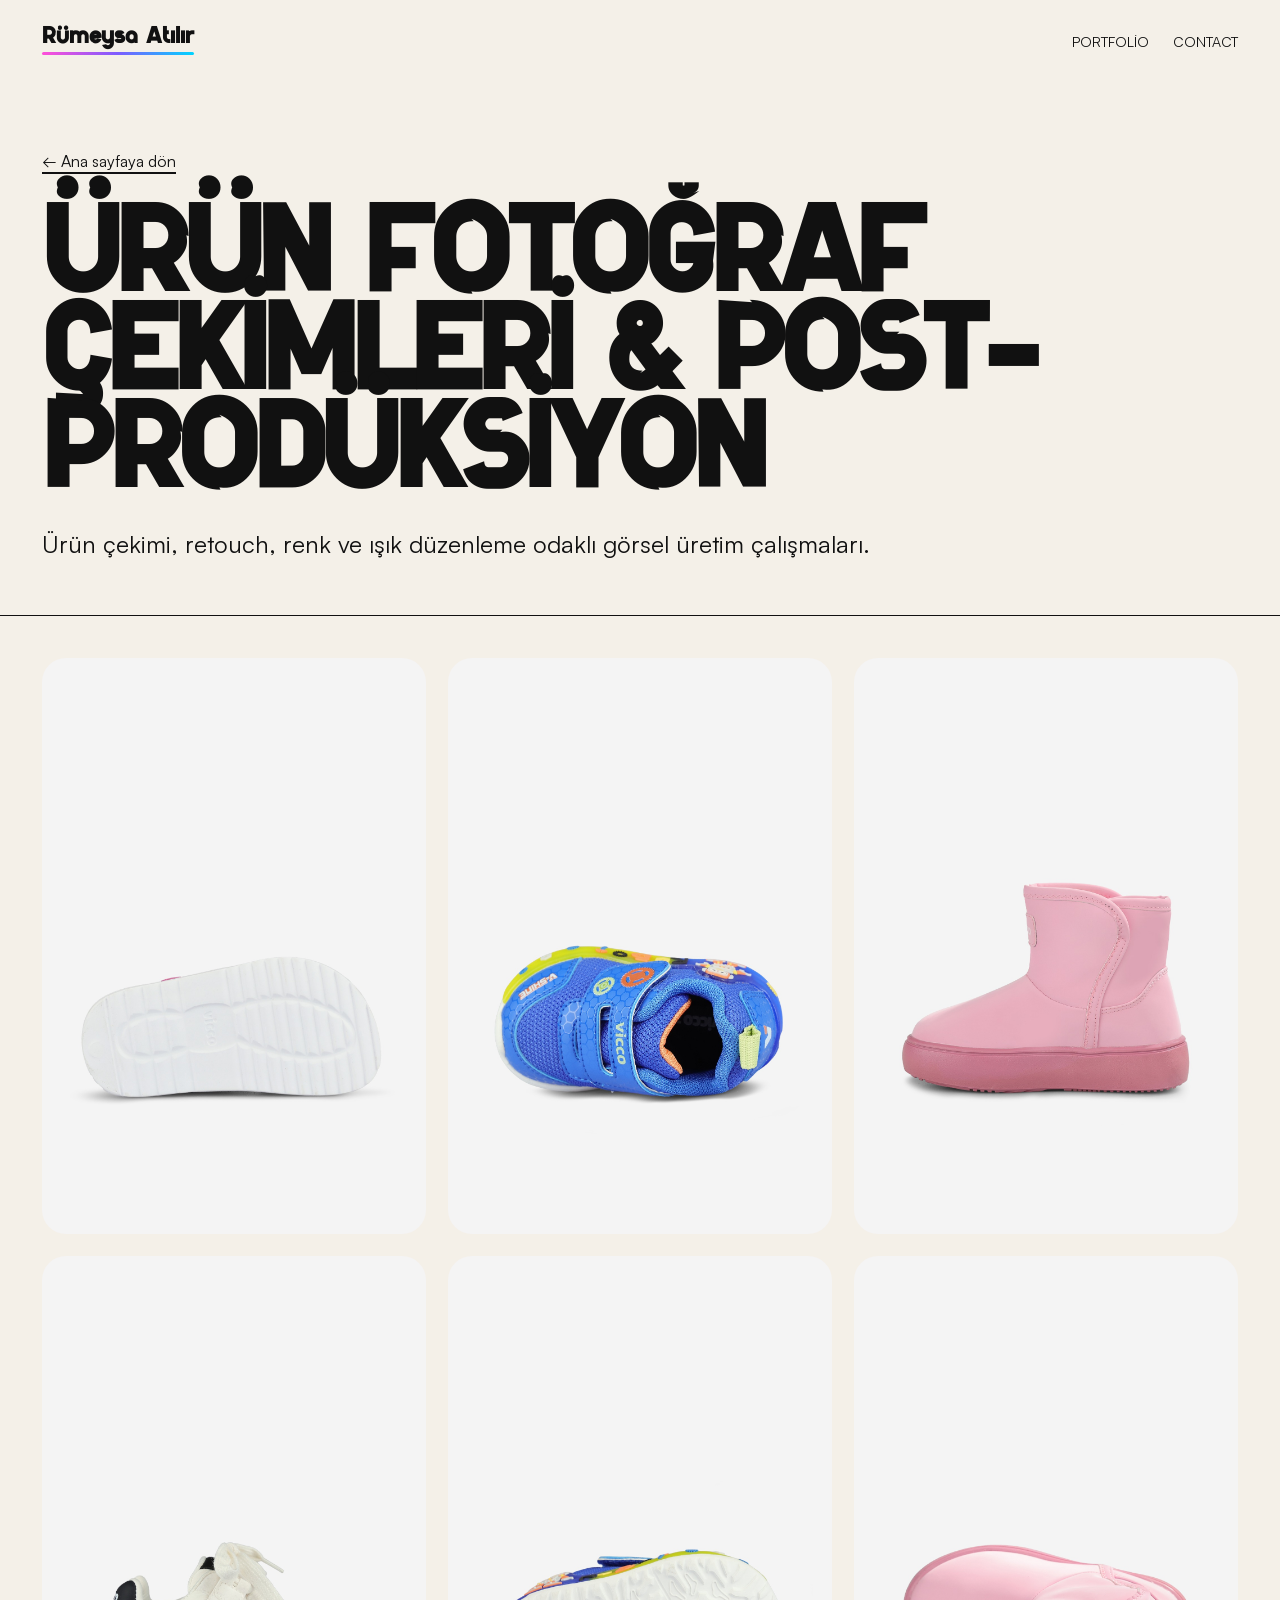
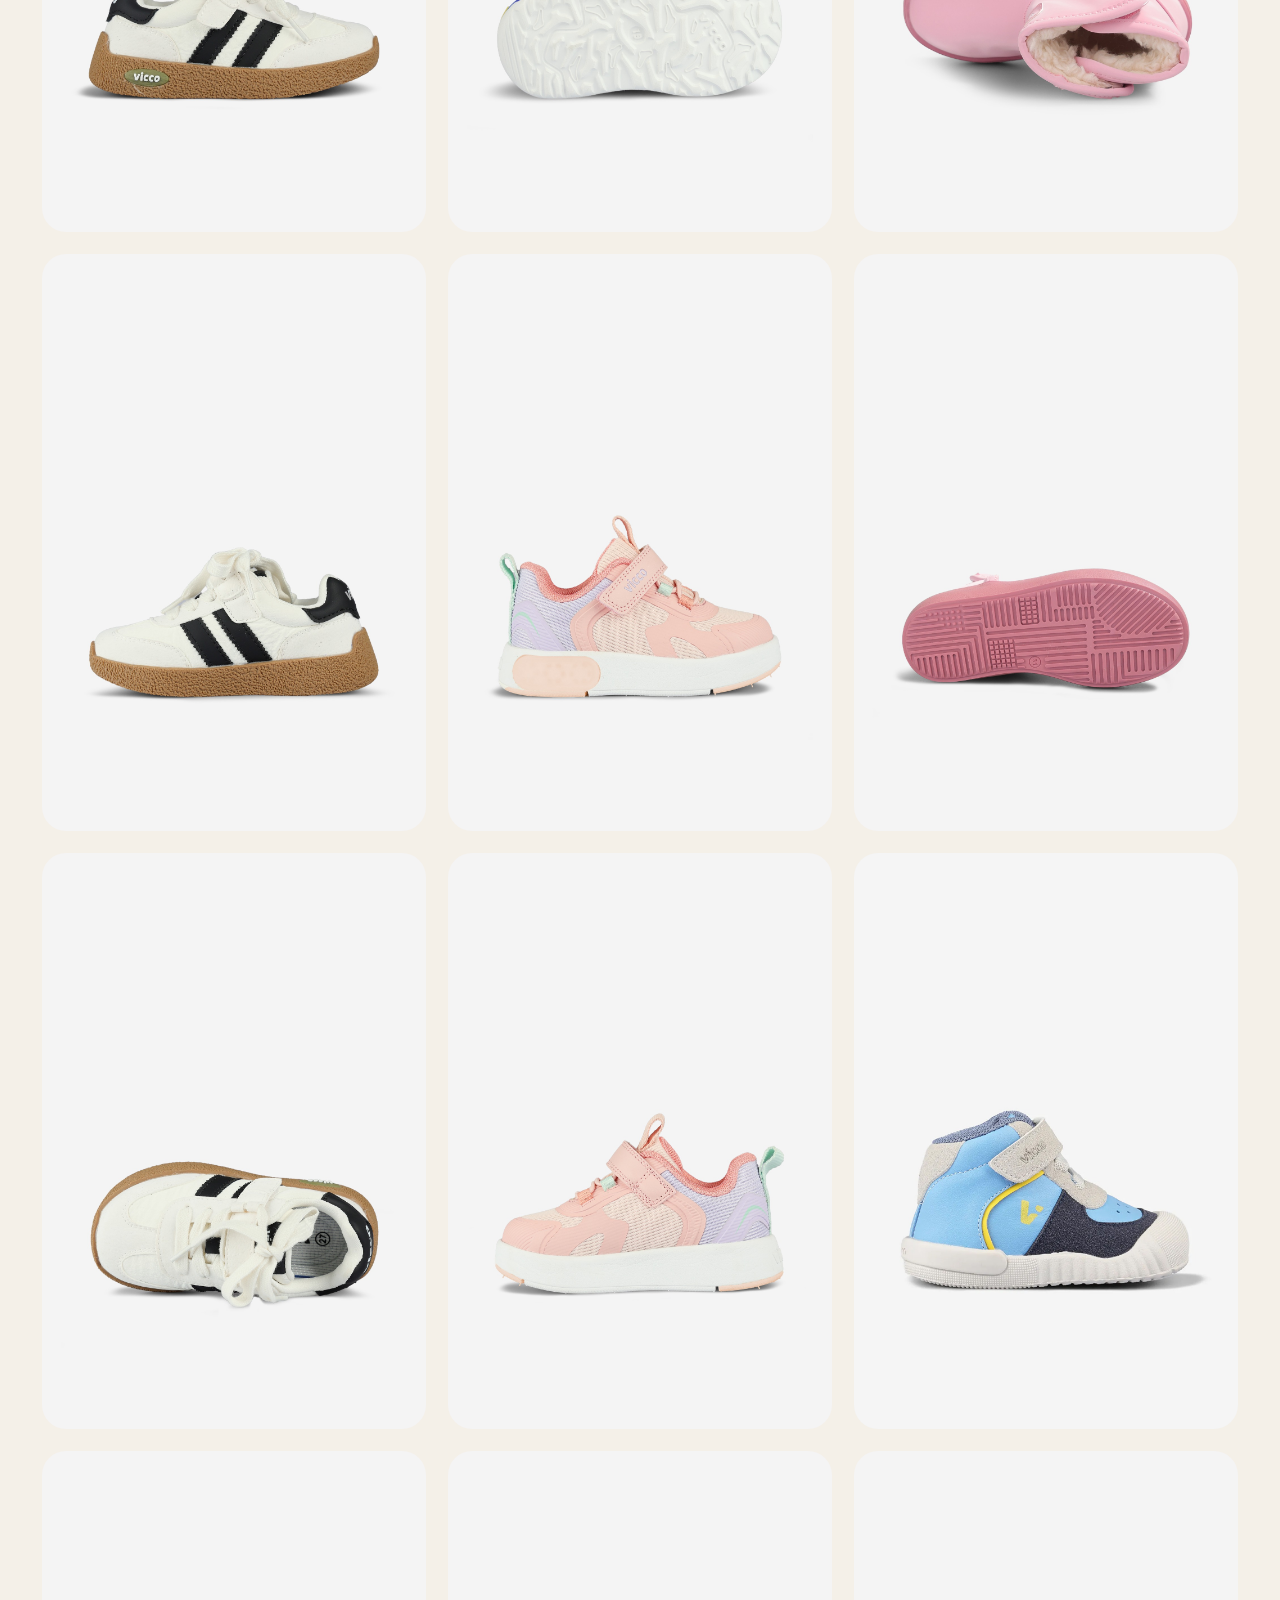
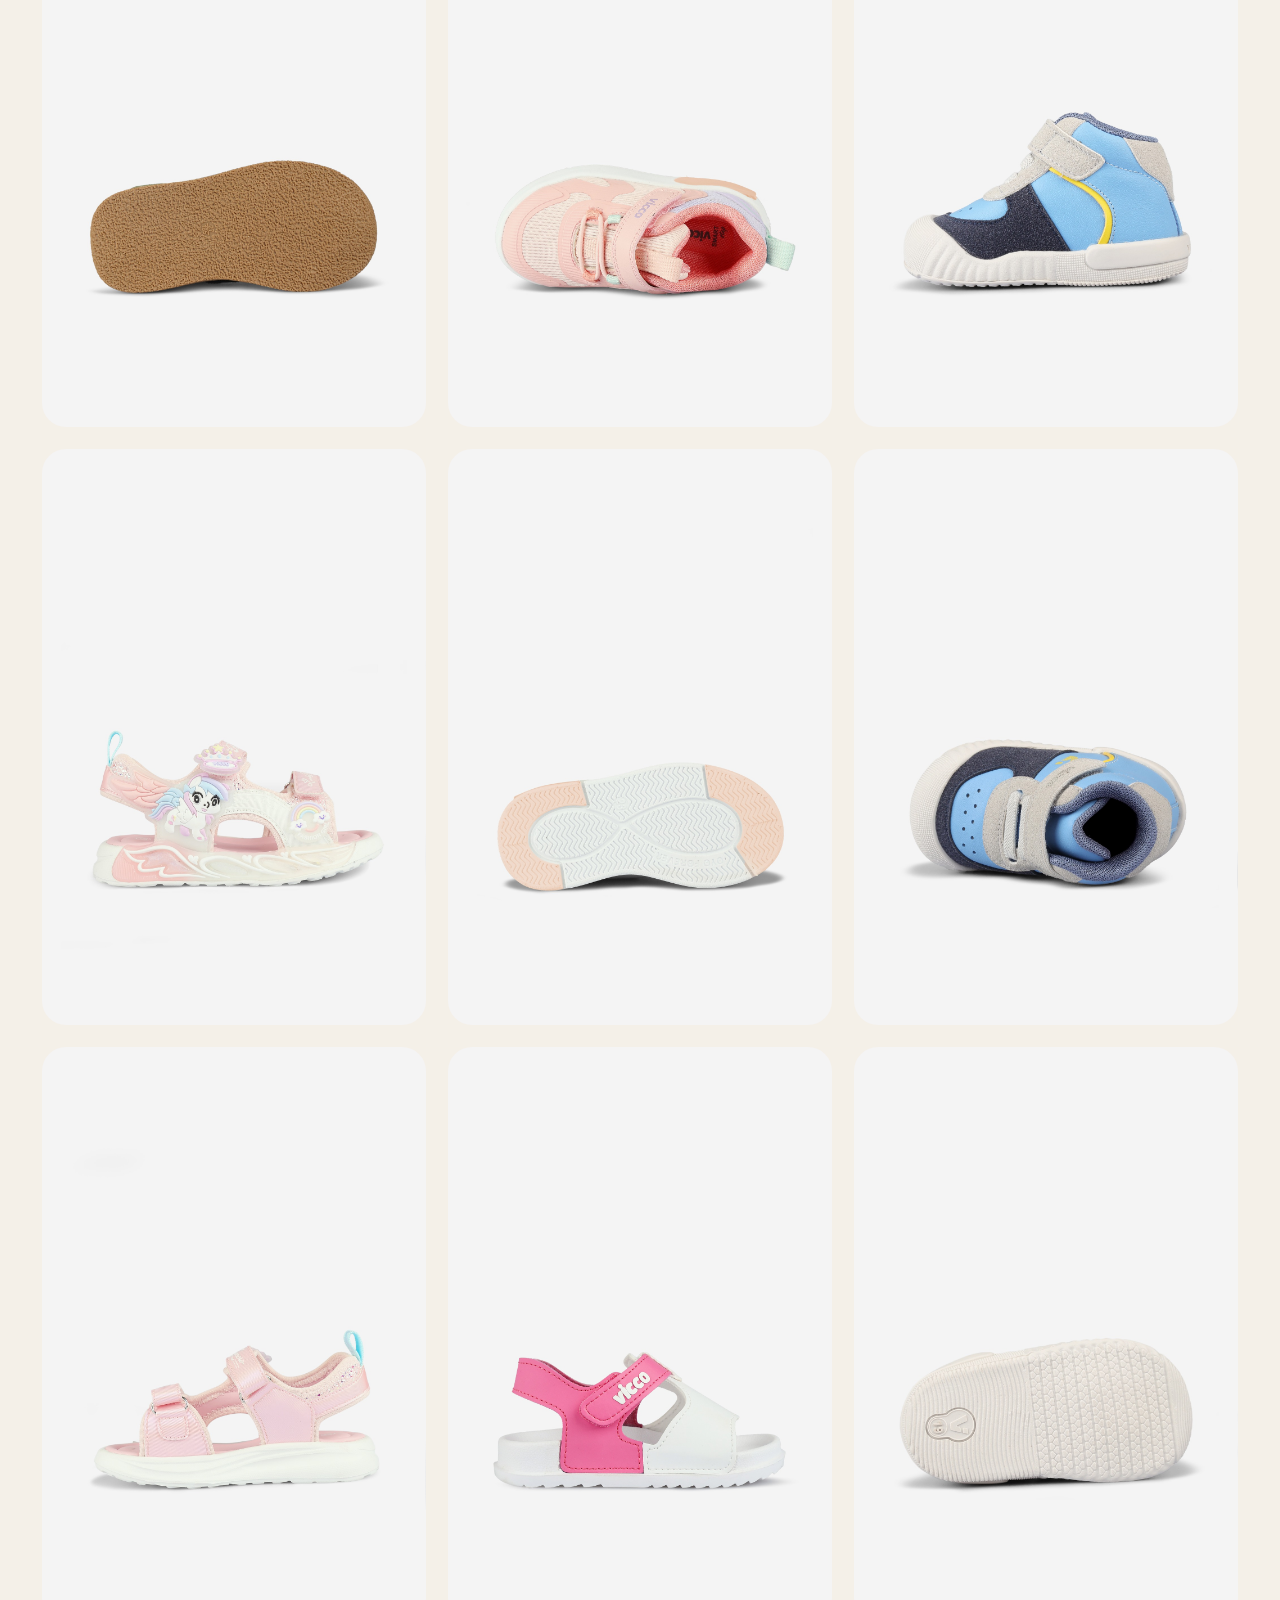
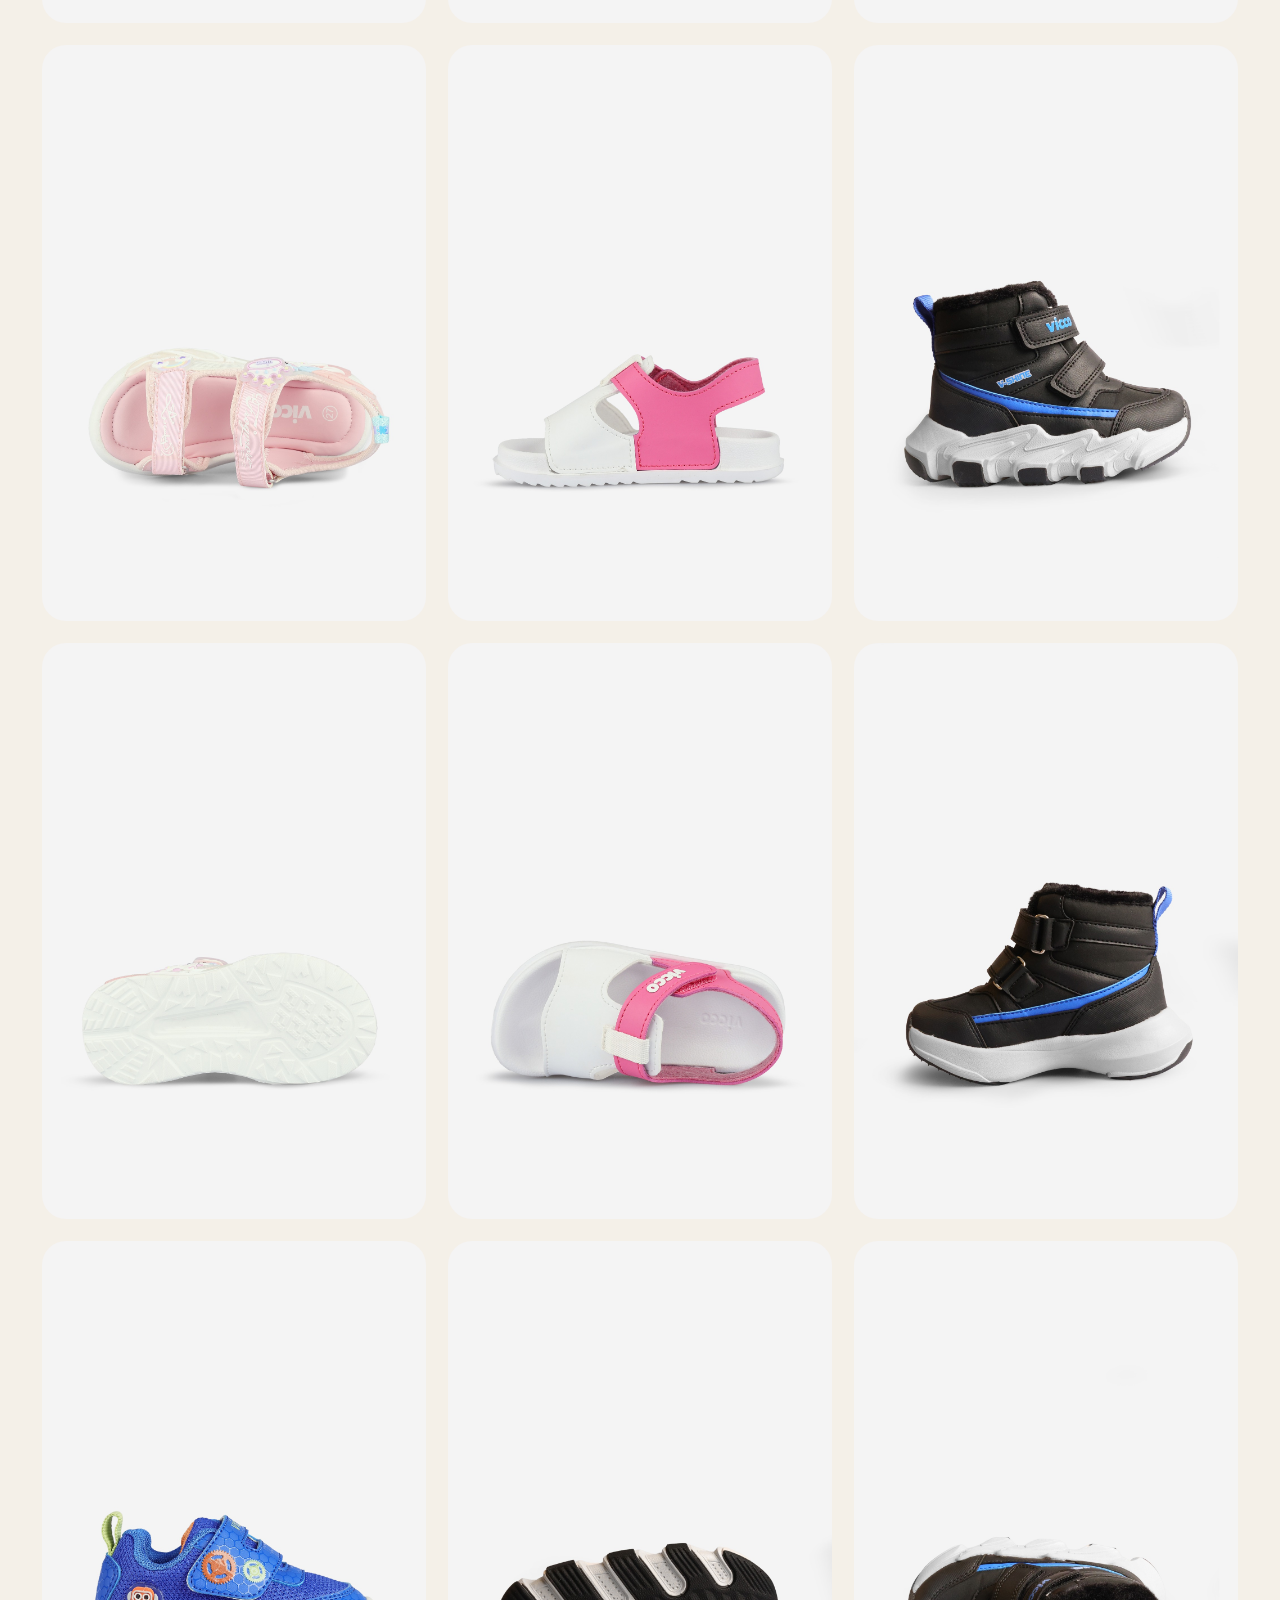
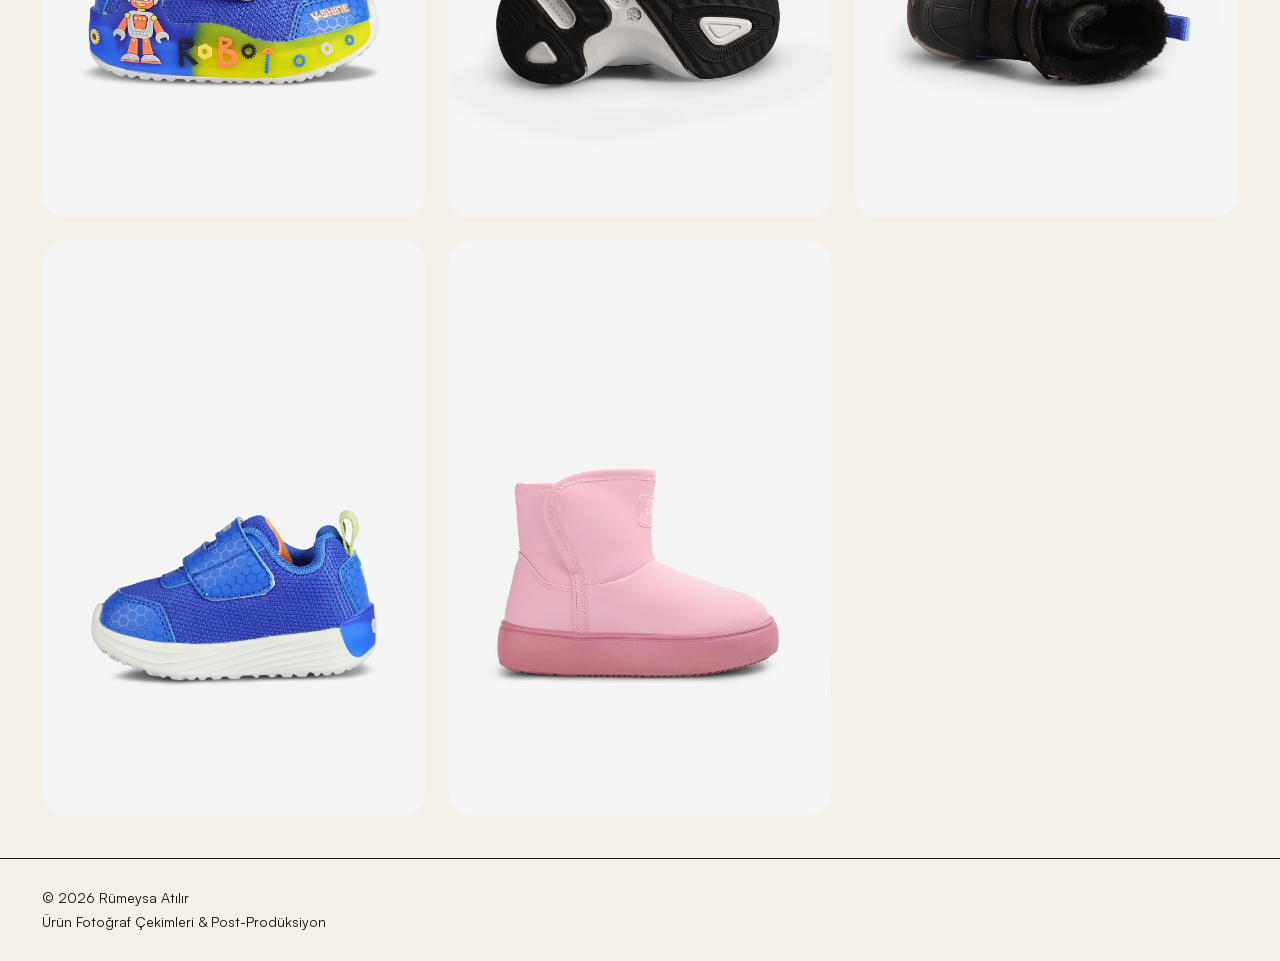
<file: urun-fotograf.html>
<!DOCTYPE html><html lang="tr"><head><meta charset="UTF-8"><meta name="viewport" content="width=device-width, initial-scale=1.0"><title>Ürün Fotoğraf Çekimleri & Post-Prodüksiyon | Rümeysa Atılır</title><link rel="stylesheet" href="style.css"></head><body>
<header><div class="logo"><a href="index.html">Rümeysa Atılır</a></div><nav><a href="index.html#portfolio">Portfolio</a><a href="index.html#contact">Contact</a></nav></header>
<section class="page-hero"><a href="index.html#portfolio">← Ana sayfaya dön</a><h1 class="page-title">Ürün Fotoğraf Çekimleri & Post-Prodüksiyon</h1><p class="page-desc">Ürün çekimi, retouch, renk ve ışık düzenleme odaklı görsel üretim çalışmaları.</p></section>
<section class="gallery"><div class="gallery-item"><img src="images/urun-fotograf/urun-fotograf-01.jpg" alt="Ürün Fotoğraf Çekimleri & Post-Prodüksiyon çalışma görseli"></div><div class="gallery-item"><img src="images/urun-fotograf/urun-fotograf-02.jpg" alt="Ürün Fotoğraf Çekimleri & Post-Prodüksiyon çalışma görseli"></div><div class="gallery-item"><img src="images/urun-fotograf/urun-fotograf-03.jpg" alt="Ürün Fotoğraf Çekimleri & Post-Prodüksiyon çalışma görseli"></div><div class="gallery-item"><img src="images/urun-fotograf/urun-fotograf-04.jpg" alt="Ürün Fotoğraf Çekimleri & Post-Prodüksiyon çalışma görseli"></div><div class="gallery-item"><img src="images/urun-fotograf/urun-fotograf-05.jpg" alt="Ürün Fotoğraf Çekimleri & Post-Prodüksiyon çalışma görseli"></div><div class="gallery-item"><img src="images/urun-fotograf/urun-fotograf-06.jpg" alt="Ürün Fotoğraf Çekimleri & Post-Prodüksiyon çalışma görseli"></div><div class="gallery-item"><img src="images/urun-fotograf/urun-fotograf-07.jpg" alt="Ürün Fotoğraf Çekimleri & Post-Prodüksiyon çalışma görseli"></div><div class="gallery-item"><img src="images/urun-fotograf/urun-fotograf-08.jpg" alt="Ürün Fotoğraf Çekimleri & Post-Prodüksiyon çalışma görseli"></div><div class="gallery-item"><img src="images/urun-fotograf/urun-fotograf-09.jpg" alt="Ürün Fotoğraf Çekimleri & Post-Prodüksiyon çalışma görseli"></div><div class="gallery-item"><img src="images/urun-fotograf/urun-fotograf-10.jpg" alt="Ürün Fotoğraf Çekimleri & Post-Prodüksiyon çalışma görseli"></div><div class="gallery-item"><img src="images/urun-fotograf/urun-fotograf-11.jpg" alt="Ürün Fotoğraf Çekimleri & Post-Prodüksiyon çalışma görseli"></div><div class="gallery-item"><img src="images/urun-fotograf/urun-fotograf-12.jpg" alt="Ürün Fotoğraf Çekimleri & Post-Prodüksiyon çalışma görseli"></div><div class="gallery-item"><img src="images/urun-fotograf/urun-fotograf-13.jpg" alt="Ürün Fotoğraf Çekimleri & Post-Prodüksiyon çalışma görseli"></div><div class="gallery-item"><img src="images/urun-fotograf/urun-fotograf-14.jpg" alt="Ürün Fotoğraf Çekimleri & Post-Prodüksiyon çalışma görseli"></div><div class="gallery-item"><img src="images/urun-fotograf/urun-fotograf-15.jpg" alt="Ürün Fotoğraf Çekimleri & Post-Prodüksiyon çalışma görseli"></div><div class="gallery-item"><img src="images/urun-fotograf/urun-fotograf-16.jpg" alt="Ürün Fotoğraf Çekimleri & Post-Prodüksiyon çalışma görseli"></div><div class="gallery-item"><img src="images/urun-fotograf/urun-fotograf-17.jpg" alt="Ürün Fotoğraf Çekimleri & Post-Prodüksiyon çalışma görseli"></div><div class="gallery-item"><img src="images/urun-fotograf/urun-fotograf-18.jpg" alt="Ürün Fotoğraf Çekimleri & Post-Prodüksiyon çalışma görseli"></div><div class="gallery-item"><img src="images/urun-fotograf/urun-fotograf-19.jpg" alt="Ürün Fotoğraf Çekimleri & Post-Prodüksiyon çalışma görseli"></div><div class="gallery-item"><img src="images/urun-fotograf/urun-fotograf-20.jpg" alt="Ürün Fotoğraf Çekimleri & Post-Prodüksiyon çalışma görseli"></div><div class="gallery-item"><img src="images/urun-fotograf/urun-fotograf-21.jpg" alt="Ürün Fotoğraf Çekimleri & Post-Prodüksiyon çalışma görseli"></div><div class="gallery-item"><img src="images/urun-fotograf/urun-fotograf-22.jpg" alt="Ürün Fotoğraf Çekimleri & Post-Prodüksiyon çalışma görseli"></div><div class="gallery-item"><img src="images/urun-fotograf/urun-fotograf-23.jpg" alt="Ürün Fotoğraf Çekimleri & Post-Prodüksiyon çalışma görseli"></div><div class="gallery-item"><img src="images/urun-fotograf/urun-fotograf-24.jpg" alt="Ürün Fotoğraf Çekimleri & Post-Prodüksiyon çalışma görseli"></div><div class="gallery-item"><img src="images/urun-fotograf/urun-fotograf-25.jpg" alt="Ürün Fotoğraf Çekimleri & Post-Prodüksiyon çalışma görseli"></div><div class="gallery-item"><img src="images/urun-fotograf/urun-fotograf-26.jpg" alt="Ürün Fotoğraf Çekimleri & Post-Prodüksiyon çalışma görseli"></div><div class="gallery-item"><img src="images/urun-fotograf/urun-fotograf-27.jpg" alt="Ürün Fotoğraf Çekimleri & Post-Prodüksiyon çalışma görseli"></div><div class="gallery-item"><img src="images/urun-fotograf/urun-fotograf-28.jpg" alt="Ürün Fotoğraf Çekimleri & Post-Prodüksiyon çalışma görseli"></div><div class="gallery-item"><img src="images/urun-fotograf/urun-fotograf-29.jpg" alt="Ürün Fotoğraf Çekimleri & Post-Prodüksiyon çalışma görseli"></div><div class="gallery-item"><img src="images/urun-fotograf/urun-fotograf-30.jpg" alt="Ürün Fotoğraf Çekimleri & Post-Prodüksiyon çalışma görseli"></div><div class="gallery-item"><img src="images/urun-fotograf/urun-fotograf-31.jpg" alt="Ürün Fotoğraf Çekimleri & Post-Prodüksiyon çalışma görseli"></div><div class="gallery-item"><img src="images/urun-fotograf/urun-fotograf-32.jpg" alt="Ürün Fotoğraf Çekimleri & Post-Prodüksiyon çalışma görseli"></div></section>
<footer><span>© 2026 Rümeysa Atılır</span><span>Ürün Fotoğraf Çekimleri & Post-Prodüksiyon</span></footer></body></html>
</file>
<file: style.css>
@font-face{font-family:BaslikFont;src:url("fonts/baslik-font.ttf") format("truetype");font-display:swap}
@font-face{font-family:YaziFont;src:url("fonts/yazi-font.ttf") format("truetype");font-display:swap}
*{margin:0;padding:0;box-sizing:border-box}html{scroll-behavior:smooth}body{font-family:YaziFont,Arial,sans-serif;background:#f4f0e8;color:#111;overflow-x:hidden}a{text-decoration:none;color:inherit}img,video{max-width:100%;display:block}h1,h2,h3,.logo,.loader-name,.project-info h2,.selected h2,.contact h2,.page-title{font-family:BaslikFont,serif}header{position:fixed;top:0;left:0;width:100%;padding:26px 42px;display:flex;justify-content:space-between;align-items:center;z-index:99;background:rgba(244,240,232,.86);backdrop-filter:blur(14px)}.logo{font-size:22px;font-weight:700}.logo:after{content:"";display:block;height:3px;margin-top:6px;background:linear-gradient(90deg,#ff4fd8,#7c5cff,#00d4ff);border-radius:20px}nav a{margin-left:24px;font-size:14px;text-transform:uppercase}.intro-loader{position:fixed;inset:0;background:radial-gradient(circle at 20% 20%,rgba(255,79,216,.30),transparent 28%),radial-gradient(circle at 80% 30%,rgba(124,92,255,.30),transparent 30%),radial-gradient(circle at 50% 85%,rgba(0,212,255,.25),transparent 32%),#f4f0e8;z-index:9999;display:flex;flex-direction:column;justify-content:center;align-items:center;animation:loaderHide 1s ease forwards;animation-delay:2.8s}.loader-name{font-size:8vw;background:linear-gradient(90deg,#ff4fd8,#7c5cff,#00d4ff,#111);background-size:300%;-webkit-background-clip:text;-webkit-text-fill-color:transparent;animation:gradientMove 3s linear infinite}.loader-line{width:320px;height:5px;margin:28px 0 16px;border-radius:50px;background:linear-gradient(90deg,#ff4fd8,#7c5cff,#00d4ff)}.loader-text{font-size:14px;letter-spacing:6px;text-transform:uppercase}@keyframes loaderHide{to{opacity:0;visibility:hidden;pointer-events:none}}@keyframes gradientMove{0%{background-position:0%}100%{background-position:300%}}.hero{min-height:100vh;padding:130px 42px 60px;display:flex;flex-direction:column;justify-content:flex-end}.hero small{font-size:18px;margin-bottom:25px;text-transform:uppercase}.hero h1{font-size:12vw;line-height:.78;letter-spacing:-6px;text-transform:uppercase}.hero h1 span{font-style:italic}.hero-buttons{margin-top:36px;display:flex;gap:14px;flex-wrap:wrap}.btn{display:inline-block;padding:16px 28px;border-radius:40px;border:1px solid #111;font-size:15px;transition:.3s}.btn.dark{background:#111;color:#f4f0e8}.btn:hover{transform:translateY(-3px)}.marquee{border-top:1px solid #111;border-bottom:1px solid #111;overflow:hidden;white-space:nowrap;padding:16px 0;font-size:24px;text-transform:uppercase}.marquee div{display:inline-block;animation:marquee 18s linear infinite}@keyframes marquee{from{transform:translateX(0)}to{transform:translateX(-50%)}}.intro{padding:90px 42px;display:grid;grid-template-columns:1fr 2fr;gap:60px;border-top:1px solid #111}.intro div{font-size:15px;text-transform:uppercase}.intro p{font-size:42px;line-height:1.12}.selected{padding:80px 42px;background:#111;color:#f4f0e8}.selected h2{font-size:7vw;line-height:.9;margin-bottom:28px}.selected-list{display:grid;grid-template-columns:repeat(4,1fr);gap:16px}.selected-list a{border:1px solid #f4f0e8;border-radius:40px;padding:15px 20px;text-align:center;font-size:15px;transition:.3s}.selected-list a:hover{background:#f4f0e8;color:#111}.work{padding:80px 42px 120px}.work-title{font-size:18px;text-transform:uppercase;margin-bottom:12px}.work-subtitle{max-width:820px;font-size:24px;line-height:1.3;margin-bottom:40px}.grid{display:grid;grid-template-columns:repeat(12,1fr);gap:22px}.project{position:relative;height:460px;overflow:hidden;background:#111;border-radius:30px;color:white;grid-column:span 6;display:block}.project img{position:absolute;inset:0;width:100%;height:100%;object-fit:cover;opacity:.78;transition:.7s}.project:hover img{transform:scale(1.08);opacity:.36}.project-info{position:absolute;left:28px;bottom:28px;z-index:2;max-width:82%}.project-info h2{font-size:44px;line-height:.92}.project-info p{margin-top:12px;font-size:14px;text-transform:uppercase}.tag{position:absolute;top:24px;right:24px;background:#f4f0e8;color:#111;padding:8px 14px;border-radius:30px;font-size:12px;z-index:2;text-transform:uppercase}.contact{padding:120px 42px;border-top:1px solid #111}.contact h2{font-size:10vw;line-height:.82;text-transform:uppercase}.contact p{margin-top:24px;font-size:24px}.contact a{border-bottom:2px solid #111}.socials{display:flex;gap:14px;margin-top:34px;flex-wrap:wrap}.socials a{border:1px solid #111;border-radius:40px;padding:14px 22px;transition:.3s}.socials a:hover{background:#111;color:#f4f0e8}footer{padding:30px 42px;border-top:1px solid #111;display:flex;flex-direction:column;gap:6px;font-size:14px}.page-hero{padding:150px 42px 55px;border-bottom:1px solid #111}.page-hero a{display:inline-block;margin-bottom:32px;border-bottom:2px solid #111}.page-title{font-size:9vw;line-height:.85;text-transform:uppercase;letter-spacing:-4px}.page-desc{max-width:880px;margin-top:28px;font-size:24px;line-height:1.35}.gallery{padding:42px;columns:3 280px;column-gap:22px}.gallery-item{break-inside:avoid;margin-bottom:22px;border-radius:24px;overflow:hidden;background:#111}.gallery-item img,.gallery-item video{width:100%;height:auto;display:block}.gallery-item video{aspect-ratio:16/9;object-fit:cover;background:#111}@media(max-width:800px){header{padding:20px}nav a{margin-left:12px;font-size:12px}.loader-name{font-size:15vw}.loader-line{max-width:230px}.hero{padding:120px 20px 50px}.hero h1{font-size:18vw;letter-spacing:-3px}.marquee{font-size:18px}.intro{grid-template-columns:1fr;padding:70px 20px}.intro p{font-size:31px}.selected{padding:70px 20px}.selected h2{font-size:15vw}.selected-list{grid-template-columns:1fr}.work{padding:70px 20px 80px}.grid{display:block}.project{height:420px;margin-bottom:22px}.project-info h2{font-size:36px}.contact{padding:80px 20px}.contact h2{font-size:16vw}footer{padding:24px 20px;display:flex;flex-direction:column;gap:6px}.page-hero{padding:130px 20px 45px}.page-title{font-size:16vw;letter-spacing:-2px}.page-desc{font-size:20px}.gallery{padding:22px;columns:1}}
</file>
